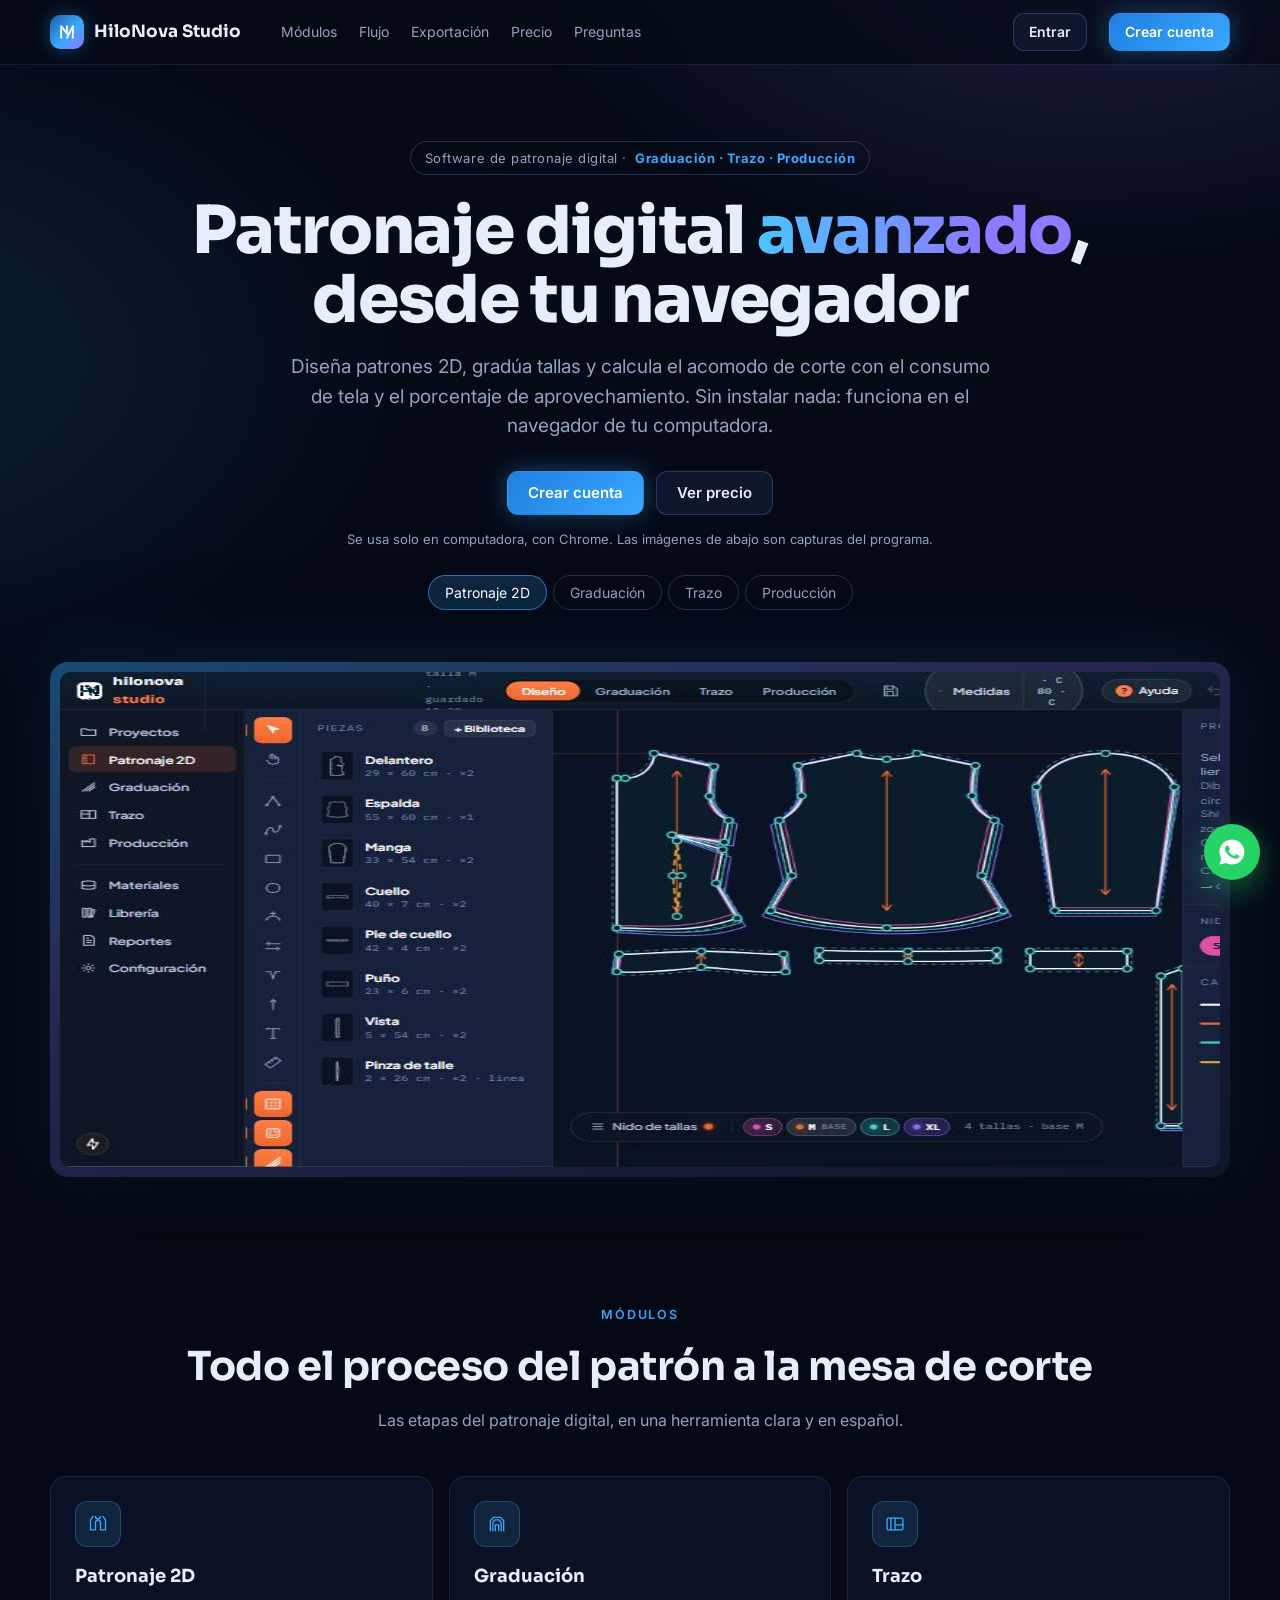
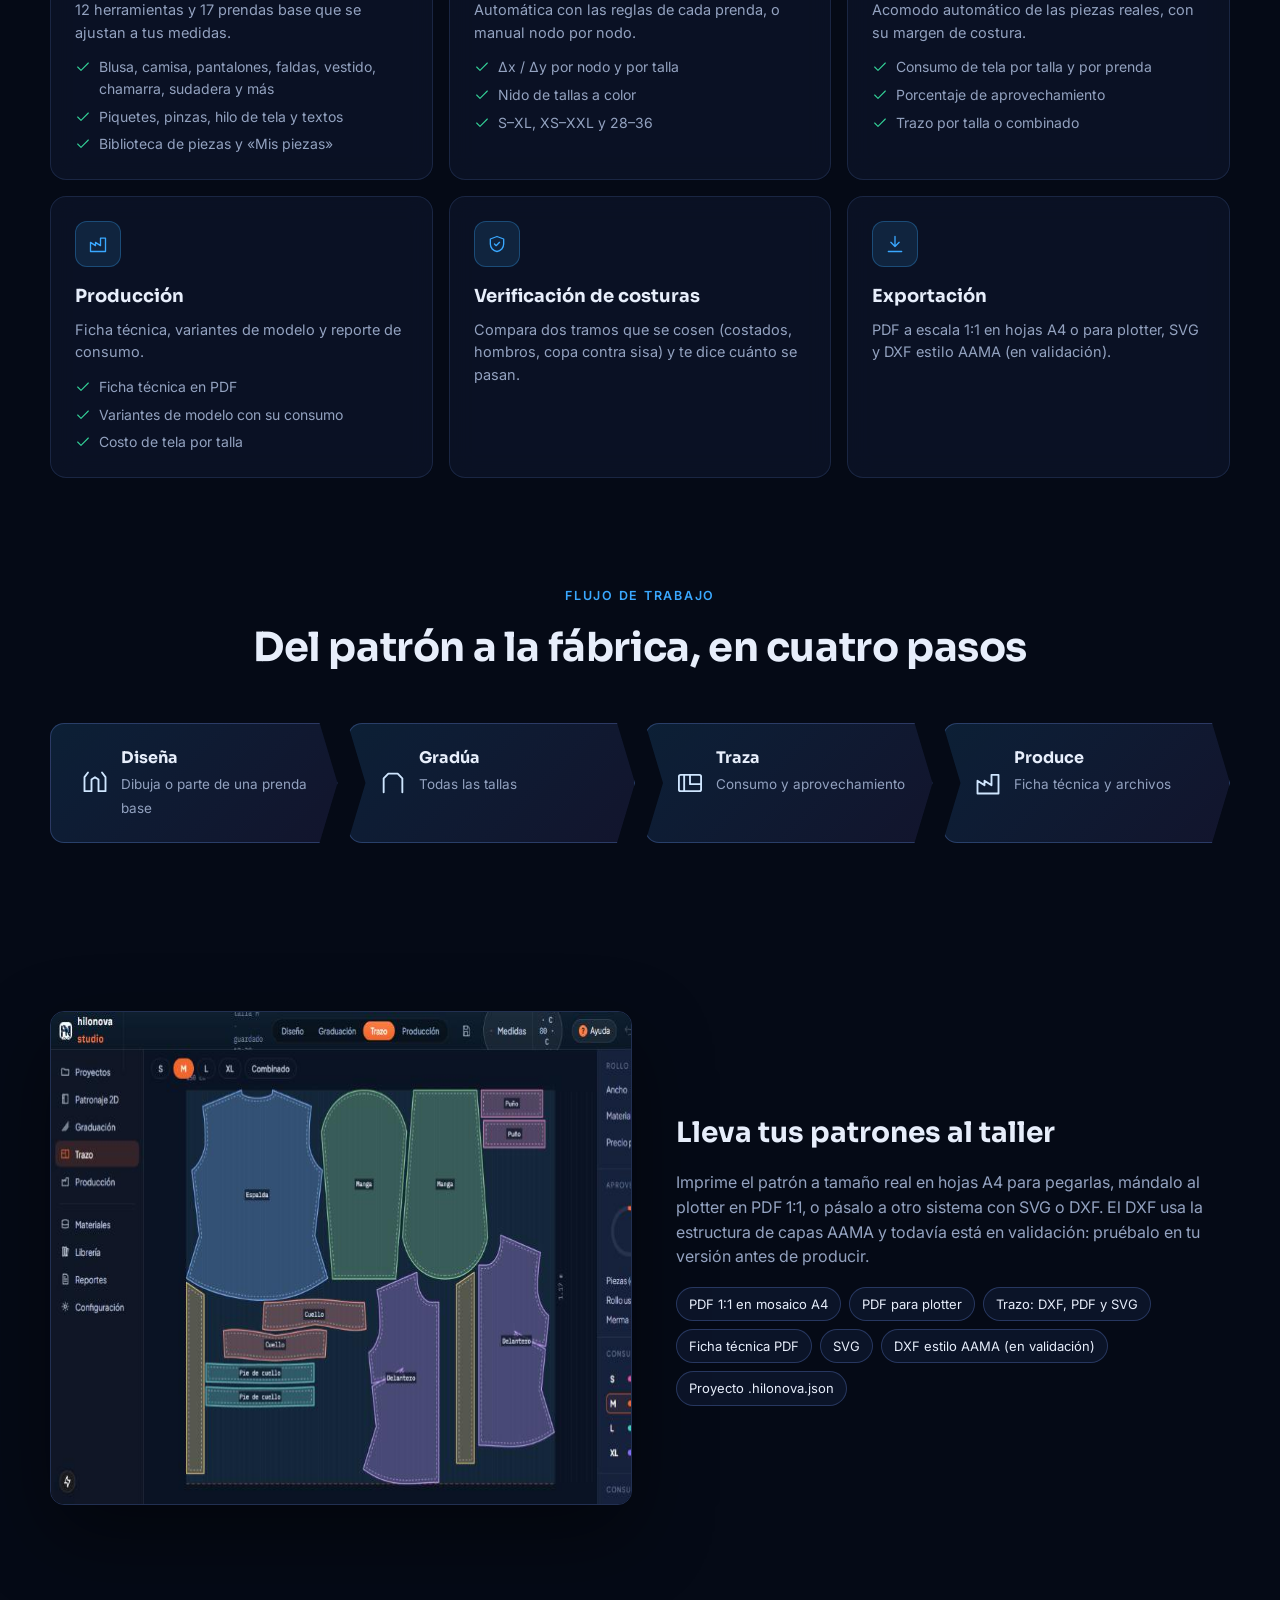
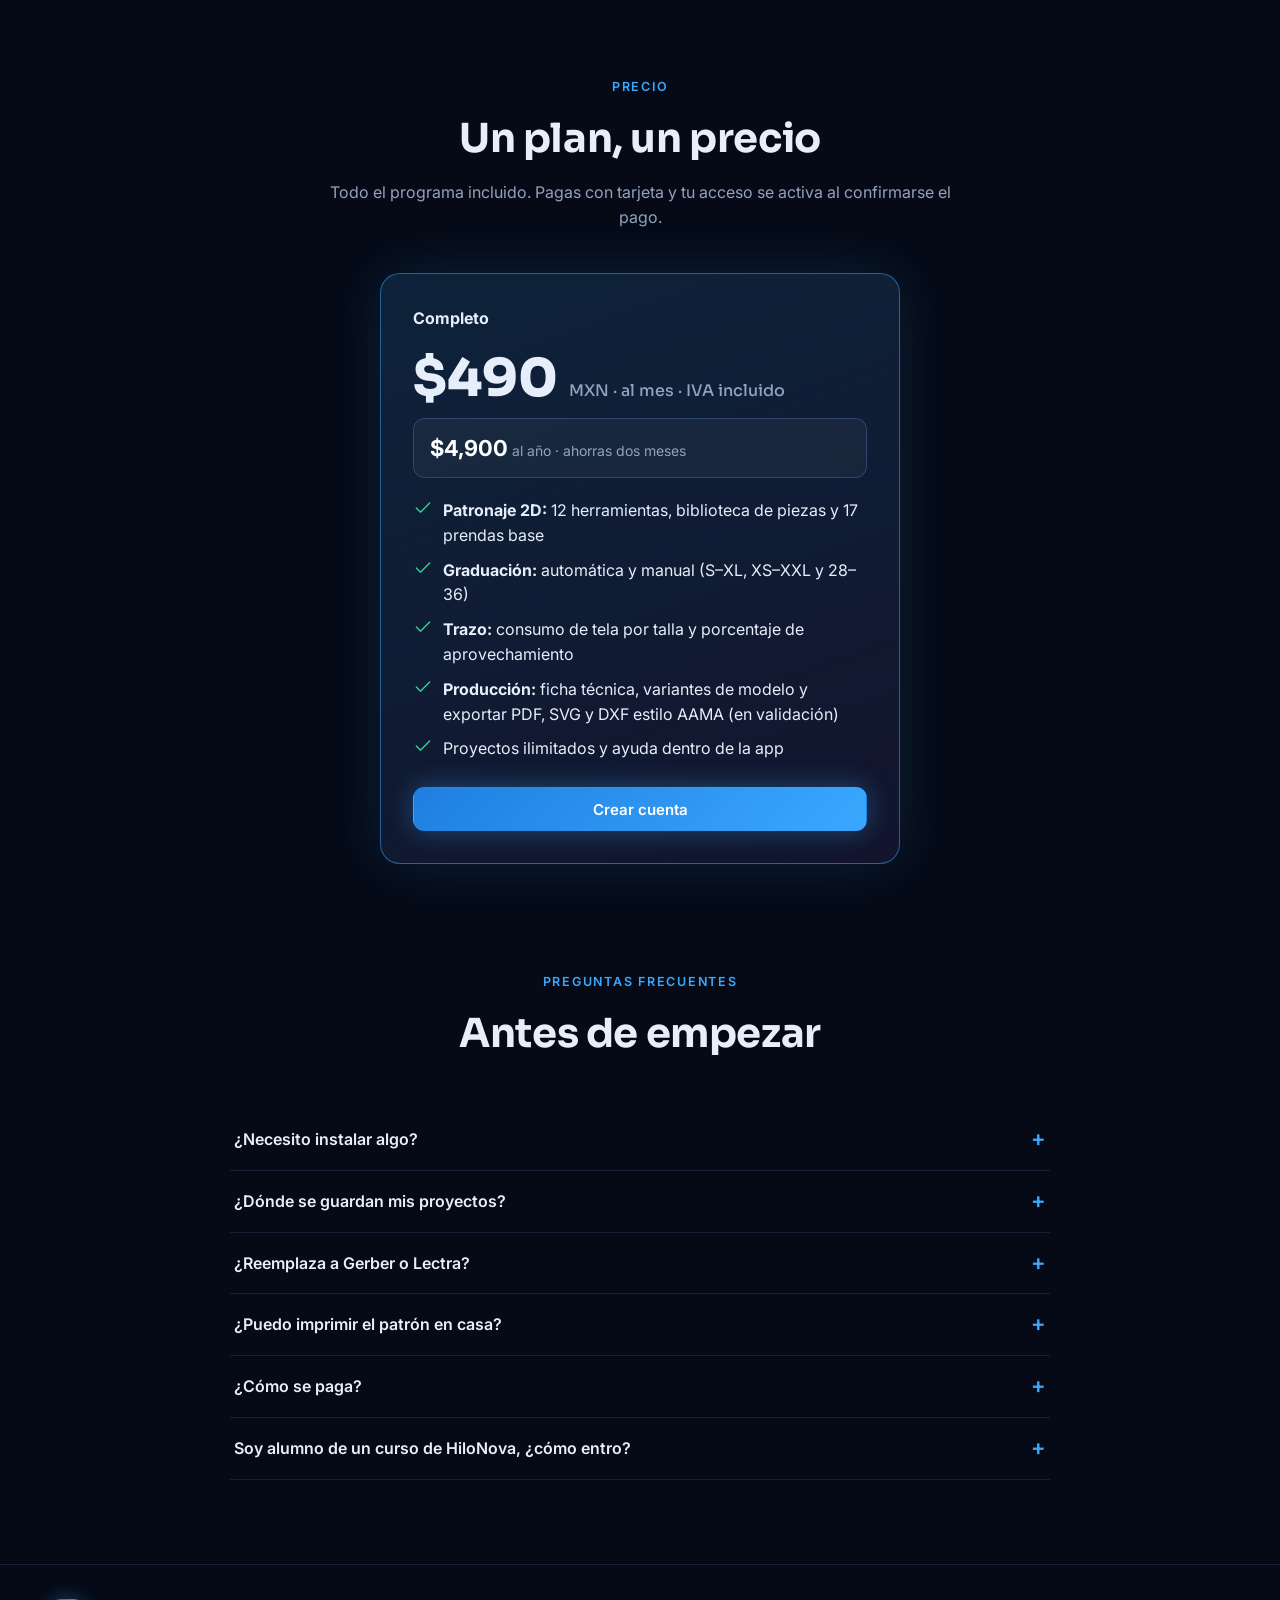
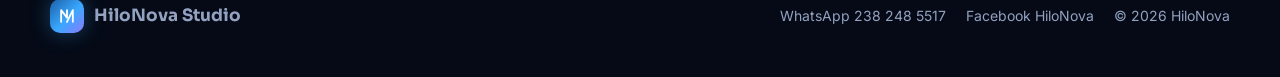
<file: index.html>
<!doctype html>
<html lang="es" data-theme="dark">
<head>
  <meta charset="utf-8">
  <meta name="viewport" content="width=device-width, initial-scale=1">
  <title>HiloNova Studio · Software de patronaje digital, graduación y trazo</title>
  <meta name="description" content="Diseña patrones 2D, gradúa tallas y calcula el acomodo de corte con consumo de tela y aprovechamiento, desde tu navegador. Ficha técnica y exportación a PDF, SVG y DXF.">
  <meta property="og:title" content="HiloNova Studio · Patronaje digital avanzado">
  <meta property="og:description" content="Patrones 2D, graduación de tallas, trazo con consumo de tela y ficha técnica. Desde tu navegador.">
  <meta property="og:image" content="assets/img/screen-trazo.jpg">
  <link rel="icon" href="data:image/svg+xml,%3Csvg xmlns=%27http://www.w3.org/2000/svg%27 viewBox=%270 0 24 24%27%3E%3Crect width=%2724%27 height=%2724%27 rx=%276%27 fill=%27%231f7fe0%27/%3E%3Cpath d=%27M7 17V7l5 7V7M12 17l5-10v10%27 stroke=%27white%27 stroke-width=%272%27 fill=%27none%27 stroke-linecap=%27round%27 stroke-linejoin=%27round%27/%3E%3C/svg%3E">
  <link rel="preconnect" href="https://fonts.googleapis.com">
  <link rel="preconnect" href="https://fonts.gstatic.com" crossorigin>
  <link href="https://fonts.googleapis.com/css2?family=Inter:wght@400;500;600;700&family=Sora:wght@500;600;700;800&display=swap" rel="stylesheet">
  <style>
    :root { --bg:#050a16; --panel:rgba(13,22,42,.72); --line:rgba(120,160,255,.14); --line2:rgba(120,160,255,.26); --text:#e7eefb; --muted:#93a2c0; --accent:#3aa8ff; --accent2:#8b7bff; --ok:#34d399; }
    * { box-sizing: border-box; }
    html { scroll-behavior: smooth; }
    body { margin:0; font-family: Inter, system-ui, sans-serif; background: var(--bg); color: var(--text); -webkit-font-smoothing: antialiased; line-height: 1.55; overflow-x: hidden; }
    body::before { content:''; position: fixed; inset: 0; z-index: -1; background: radial-gradient(1000px 600px at 85% -10%, rgba(139,123,255,.2), transparent 60%), radial-gradient(900px 600px at -10% 40%, rgba(58,168,255,.14), transparent 60%); }
    a { color: inherit; text-decoration: none; }
    svg.ic { width: 20px; height: 20px; stroke: currentColor; fill: none; stroke-width: 1.6; stroke-linecap: round; stroke-linejoin: round; flex: none; }
    .wrap { width: min(1180px, 100% - 40px); margin: 0 auto; }
    header { position: sticky; top: 0; z-index: 20; backdrop-filter: blur(14px); background: rgba(5,10,22,.72); border-bottom: 1px solid var(--line); }
    .nav { display: flex; align-items: center; gap: 22px; height: 64px; }
    .brand { display: flex; align-items: center; gap: 10px; font-family: Sora, Inter; font-weight: 700; font-size: 17px; }
    .mark { width: 34px; height: 34px; border-radius: 10px; display: grid; place-items: center; background: linear-gradient(135deg,#1b5fa8,#3aa8ff 55%,#8b7bff); box-shadow: 0 0 20px rgba(58,168,255,.35); }
    .mark svg { width: 20px; height: 20px; stroke: #fff; fill: none; stroke-width: 2.2; stroke-linecap: round; stroke-linejoin: round; }
    .links { display: flex; gap: 22px; margin-left: 18px; color: var(--muted); font-size: 14px; }
    .links a:hover { color: var(--text); }
    .sp { flex: 1; }
    .btn { display: inline-flex; align-items: center; justify-content: center; gap: 8px; height: 44px; padding: 0 20px; border-radius: 11px; font-weight: 600; font-size: 15px; border: 1px solid var(--line2); background: rgba(19,31,58,.6); cursor: pointer; transition: .2s; color: var(--text); }
    .btn:hover { border-color: var(--accent); }
    .btn.pri { background: linear-gradient(135deg,#1f7fe0,#3aa8ff); border-color: transparent; color: #fff; box-shadow: 0 0 26px rgba(58,168,255,.35); }
    .btn.pri:hover { box-shadow: 0 0 0 1px rgba(58,168,255,.6), 0 0 34px rgba(58,168,255,.45); }
    .btn.sm { height: 38px; padding: 0 15px; font-size: 14px; }
    .hero { padding: 76px 0 40px; text-align: center; }
    .eyebrow { display: inline-flex; gap: 8px; align-items: center; padding: 6px 14px; border-radius: 99px; border: 1px solid var(--line2); color: var(--muted); font-size: 13px; letter-spacing: .04em; }
    .eyebrow b { color: var(--accent); }
    h1 { font-family: Sora, Inter; font-weight: 800; font-size: clamp(36px, 5.6vw, 66px); line-height: 1.04; margin: 22px auto 18px; max-width: 960px; letter-spacing: -.02em; }
    h1 .g { background: linear-gradient(90deg,#4cc3ff,#8b7bff 70%); -webkit-background-clip: text; background-clip: text; color: transparent; }
    .lead { color: var(--muted); font-size: clamp(16px, 1.6vw, 19px); max-width: 720px; margin: 0 auto 30px; }
    .cta { display: flex; gap: 12px; justify-content: center; flex-wrap: wrap; }
    .note { margin-top: 14px; color: var(--muted); font-size: 13px; }
    .shot { margin: 52px auto 0; position: relative; border-radius: 18px; padding: 10px; background: linear-gradient(160deg, rgba(58,168,255,.4), rgba(139,123,255,.25) 40%, rgba(120,160,255,.08)); box-shadow: 0 40px 120px rgba(0,0,0,.55), 0 0 80px rgba(58,168,255,.15); }
    .shot img { display: block; width: 100%; border-radius: 11px; }
    .tabs { display: flex; gap: 6px; justify-content: center; margin-top: 26px; flex-wrap: wrap; }
    .tab { padding: 8px 16px; border-radius: 99px; border: 1px solid var(--line2); color: var(--muted); cursor: pointer; font-size: 14px; background: none; font-family: inherit; }
    .tab.on { color: #fff; background: rgba(58,168,255,.18); border-color: rgba(58,168,255,.6); }
    section { padding: 84px 0; }
    .sh { text-align: center; margin-bottom: 44px; }
    .sh small { color: var(--accent); letter-spacing: .14em; text-transform: uppercase; font-weight: 600; font-size: 12.5px; }
    .sh h2 { font-family: Sora, Inter; font-size: clamp(28px, 3.4vw, 40px); margin: 10px 0 10px; letter-spacing: -.01em; }
    .sh p { color: var(--muted); max-width: 640px; margin: 0 auto; }
    .grid { display: grid; grid-template-columns: repeat(3, minmax(0,1fr)); gap: 16px; }
    .card { padding: 24px; border-radius: 16px; background: var(--panel); border: 1px solid var(--line); backdrop-filter: blur(12px); transition: .2s; }
    .card:hover { border-color: rgba(58,168,255,.45); transform: translateY(-2px); }
    .ci { width: 46px; height: 46px; border-radius: 12px; display: grid; place-items: center; background: rgba(58,168,255,.12); color: var(--accent); margin-bottom: 16px; box-shadow: inset 0 0 0 1px rgba(58,168,255,.3); }
    .card h3 { margin: 0 0 8px; font-size: 18px; font-family: Sora, Inter; }
    .card p { margin: 0; color: var(--muted); font-size: 14.5px; }
    .card ul { margin: 12px 0 0; padding: 0; list-style: none; display: grid; gap: 6px; color: var(--muted); font-size: 14px; }
    .card li { display: flex; gap: 8px; } .card li svg { color: var(--ok); width: 16px; height: 16px; margin-top: 3px; }
    .flow { display: grid; grid-template-columns: repeat(4, minmax(0,1fr)); gap: 10px; }
    .step { position: relative; padding: 22px 24px 22px 70px; border-radius: 14px; background: linear-gradient(135deg, rgba(58,168,255,.14), rgba(139,123,255,.1)); border: 1px solid var(--line2); clip-path: polygon(0 0, calc(100% - 18px) 0, 100% 50%, calc(100% - 18px) 100%, 0 100%, 18px 50%); }
    .step:first-child { clip-path: polygon(0 0, calc(100% - 18px) 0, 100% 50%, calc(100% - 18px) 100%, 0 100%); }
    .step svg { position: absolute; left: 30px; top: 50%; transform: translateY(-50%); width: 28px; height: 28px; color: #cfe6ff; }
    .step b { display: block; font-family: Sora, Inter; } .step span { color: var(--muted); font-size: 13.5px; }
    .split { display: grid; grid-template-columns: 1.05fr 1fr; gap: 44px; align-items: center; }
    .split img { width: 100%; border-radius: 14px; border: 1px solid var(--line2); box-shadow: 0 30px 80px rgba(0,0,0,.45); }
    .split h3 { font-family: Sora, Inter; font-size: 28px; margin: 0 0 12px; }
    .split p { color: var(--muted); }
    .chips { display: flex; flex-wrap: wrap; gap: 8px; margin-top: 18px; }
    .chip { padding: 6px 12px; border-radius: 99px; border: 1px solid var(--line2); color: var(--text); font-size: 13px; background: rgba(19,31,58,.5); }
    .price { max-width: 520px; margin: 0 auto; display: grid; grid-template-columns: 1fr; gap: 16px; }
    .plan { padding: 32px; border-radius: 20px; border: 1px solid rgba(58,168,255,.5); background: linear-gradient(160deg, rgba(58,168,255,.16), rgba(139,123,255,.1)); box-shadow: 0 0 60px rgba(58,168,255,.15); }
    .plan .amt { font-family: Sora, Inter; font-size: 52px; font-weight: 800; margin: 8px 0 2px; }
    .plan .amt small { font-size: 16px; color: var(--muted); font-weight: 500; }
    .plan ul { list-style: none; padding: 0; margin: 20px 0 26px; display: grid; gap: 10px; }
    .plan li { display: flex; gap: 10px; } .plan li svg { color: var(--ok); }
    .faq details { border-bottom: 1px solid var(--line); padding: 18px 4px; }
    .faq summary { cursor: pointer; font-weight: 600; font-size: 16px; list-style: none; display: flex; justify-content: space-between; gap: 10px; }
    .faq summary::after { content: '+'; color: var(--accent); font-size: 22px; line-height: 1; }
    .faq details[open] summary::after { content: '–'; }
    .faq p { color: var(--muted); margin: 10px 0 0; }
    footer { border-top: 1px solid var(--line); padding: 34px 0 44px; color: var(--muted); font-size: 14px; }
    footer .row { display: flex; gap: 20px; align-items: center; flex-wrap: wrap; }
    .wa { position: fixed; right: 20px; bottom: 20px; width: 56px; height: 56px; border-radius: 50%; display: grid; place-items: center; background: #25d366; box-shadow: 0 10px 30px rgba(37,211,102,.4); z-index: 30; }
    .wa svg { width: 30px; height: 30px; fill: #fff; }
    @media (max-width: 900px) { .links { display: none; } .grid, .flow, .split, .price { grid-template-columns: 1fr; } .step, .step:first-child { clip-path: none; } section { padding: 60px 0; } }
  </style>
</head>
<body>
<header><div class="wrap nav">
  <a class="brand" href="#"><span class="mark"><svg viewBox="0 0 24 24"><path d="M5 19V5l7 9V5"/><path d="M12 19l7-14v14"/></svg></span>HiloNova Studio</a>
  <nav class="links"><a href="#modulos">Módulos</a><a href="#flujo">Flujo</a><a href="#exportar">Exportación</a><a href="#precio">Precio</a><a href="#faq">Preguntas</a></nav>
  <span class="sp"></span>
  <a class="btn sm" href="programa/auth/signin/">Entrar</a>
  <a class="btn sm pri" href="programa/auth/signup/">Crear cuenta</a>
</div></header>

<main>
  <div class="wrap hero">
    <span class="eyebrow">Software de patronaje digital · <b>Graduación · Trazo · Producción</b></span>
    <h1>Patronaje digital <span class="g">avanzado</span>, desde tu navegador</h1>
    <p class="lead">Diseña patrones 2D, gradúa tallas y calcula el acomodo de corte con el consumo de tela y el porcentaje de aprovechamiento. Sin instalar nada: funciona en el navegador de tu computadora.</p>
    <div class="cta"><a class="btn pri" href="programa/auth/signup/">Crear cuenta</a><a class="btn" href="#precio">Ver precio</a></div>
    <div class="note">Se usa solo en computadora, con Chrome. Las imágenes de abajo son capturas del programa.</div>
    <div class="tabs" id="tabs">
      <button class="tab on" data-img="patronaje">Patronaje 2D</button><button class="tab" data-img="graduacion">Graduación</button><button class="tab" data-img="trazo">Trazo</button><button class="tab" data-img="produccion">Producción</button>
    </div>
    <div class="shot"><img id="shot" src="assets/img/screen-patronaje.jpg" alt="Editor de patronaje 2D con el nido de tallas S, M, L y XL sobre una blusa clásica" width="800" height="495"></div>
  </div>

  <section id="modulos"><div class="wrap">
    <div class="sh"><small>Módulos</small><h2>Todo el proceso del patrón a la mesa de corte</h2><p>Las etapas del patronaje digital, en una herramienta clara y en español.</p></div>
    <div class="grid">
      <div class="card"><div class="ci"><svg class="ic" viewBox="0 0 24 24"><path d="M6 3l-3 4v12h6V9l3-2 3 2v10h6V7l-3-4"/><path d="M9 3c0 2 1.3 3 3 3s3-1 3-3"/></svg></div><h3>Patronaje 2D</h3><p>12 herramientas y 17 prendas base que se ajustan a tus medidas.</p><ul><li><svg class="ic" viewBox="0 0 24 24"><path d="M20 6L9 17l-5-5"/></svg>Blusa, camisa, pantalones, faldas, vestido, chamarra, sudadera y más</li><li><svg class="ic" viewBox="0 0 24 24"><path d="M20 6L9 17l-5-5"/></svg>Piquetes, pinzas, hilo de tela y textos</li><li><svg class="ic" viewBox="0 0 24 24"><path d="M20 6L9 17l-5-5"/></svg>Biblioteca de piezas y «Mis piezas»</li></ul></div>
      <div class="card"><div class="ci"><svg class="ic" viewBox="0 0 24 24"><path d="M4 20V8l4-4h8l4 4v12"/><path d="M7 20V10l3-3h4l3 3v10"/><path d="M10 20v-7h4v7"/></svg></div><h3>Graduación</h3><p>Automática con las reglas de cada prenda, o manual nodo por nodo.</p><ul><li><svg class="ic" viewBox="0 0 24 24"><path d="M20 6L9 17l-5-5"/></svg>Δx / Δy por nodo y por talla</li><li><svg class="ic" viewBox="0 0 24 24"><path d="M20 6L9 17l-5-5"/></svg>Nido de tallas a color</li><li><svg class="ic" viewBox="0 0 24 24"><path d="M20 6L9 17l-5-5"/></svg>S–XL, XS–XXL y 28–36</li></ul></div>
      <div class="card"><div class="ci"><svg class="ic" viewBox="0 0 24 24"><rect x="2.5" y="5" width="19" height="14" rx="1.5"/><path d="M7 5v14M12 5v8h9.5M12 13v6"/></svg></div><h3>Trazo</h3><p>Acomodo automático de las piezas reales, con su margen de costura.</p><ul><li><svg class="ic" viewBox="0 0 24 24"><path d="M20 6L9 17l-5-5"/></svg>Consumo de tela por talla y por prenda</li><li><svg class="ic" viewBox="0 0 24 24"><path d="M20 6L9 17l-5-5"/></svg>Porcentaje de aprovechamiento</li><li><svg class="ic" viewBox="0 0 24 24"><path d="M20 6L9 17l-5-5"/></svg>Trazo por talla o combinado</li></ul></div>
      <div class="card"><div class="ci"><svg class="ic" viewBox="0 0 24 24"><path d="M3 21V10l6 4V10l6 4V5h6v16z"/></svg></div><h3>Producción</h3><p>Ficha técnica, variantes de modelo y reporte de consumo.</p><ul><li><svg class="ic" viewBox="0 0 24 24"><path d="M20 6L9 17l-5-5"/></svg>Ficha técnica en PDF</li><li><svg class="ic" viewBox="0 0 24 24"><path d="M20 6L9 17l-5-5"/></svg>Variantes de modelo con su consumo</li><li><svg class="ic" viewBox="0 0 24 24"><path d="M20 6L9 17l-5-5"/></svg>Costo de tela por talla</li></ul></div>
      <div class="card"><div class="ci"><svg class="ic" viewBox="0 0 24 24"><path d="M12 3l8 3v6c0 4.5-3.4 8.3-8 9-4.6-.7-8-4.5-8-9V6z"/><path d="M9 12l2 2 4-4"/></svg></div><h3>Verificación de costuras</h3><p>Compara dos tramos que se cosen (costados, hombros, copa contra sisa) y te dice cuánto se pasan.</p></div>
      <div class="card"><div class="ci"><svg class="ic" viewBox="0 0 24 24"><path d="M12 3v12M7 10l5 5 5-5"/><path d="M4 21h16"/></svg></div><h3>Exportación</h3><p>PDF a escala 1:1 en hojas A4 o para plotter, SVG y DXF estilo AAMA (en validación).</p></div>
    </div>
  </div></section>

  <section id="flujo" style="padding-top:20px"><div class="wrap">
    <div class="sh"><small>Flujo de trabajo</small><h2>Del patrón a la fábrica, en cuatro pasos</h2></div>
    <div class="flow">
      <div class="step"><svg class="ic" viewBox="0 0 24 24"><path d="M6 3l-3 4v12h6V9l3-2 3 2v10h6V7l-3-4"/></svg><b>Diseña</b><span>Dibuja o parte de una prenda base</span></div>
      <div class="step"><svg class="ic" viewBox="0 0 24 24"><path d="M4 20V8l4-4h8l4 4v12"/></svg><b>Gradúa</b><span>Todas las tallas</span></div>
      <div class="step"><svg class="ic" viewBox="0 0 24 24"><rect x="2.5" y="5" width="19" height="14" rx="1.5"/><path d="M7 5v14M12 5v8h9.5"/></svg><b>Traza</b><span>Consumo y aprovechamiento</span></div>
      <div class="step"><svg class="ic" viewBox="0 0 24 24"><path d="M3 21V10l6 4V10l6 4V5h6v16z"/></svg><b>Produce</b><span>Ficha técnica y archivos</span></div>
    </div>
  </div></section>

  <section id="exportar"><div class="wrap split">
    <img src="assets/img/screen-trazo.jpg" alt="Trazo de una blusa con sus piezas acomodadas en la tela" loading="lazy" width="800" height="494">
    <div><h3>Lleva tus patrones al taller</h3>
      <p>Imprime el patrón a tamaño real en hojas A4 para pegarlas, mándalo al plotter en PDF 1:1, o pásalo a otro sistema con SVG o DXF. El DXF usa la estructura de capas AAMA y todavía está en validación: pruébalo en tu versión antes de producir.</p>
      <div class="chips"><span class="chip">PDF 1:1 en mosaico A4</span><span class="chip">PDF para plotter</span><span class="chip">Trazo: DXF, PDF y SVG</span><span class="chip">Ficha técnica PDF</span><span class="chip">SVG</span><span class="chip">DXF estilo AAMA (en validación)</span><span class="chip">Proyecto .hilonova.json</span></div>
    </div>
  </div></section>

  <section id="precio"><div class="wrap">
    <div class="sh"><small>Precio</small><h2>Un plan, un precio</h2><p>Todo el programa incluido. Pagas con tarjeta y tu acceso se activa al confirmarse el pago.</p></div>
    <div class="price">
      <div class="plan"><b>Completo</b><div class="amt">$490 <small>MXN · al mes · IVA incluido</small></div><div style="margin:-4px 0 16px;padding:12px 16px;border-radius:12px;border:1px solid var(--line2);background:rgba(255,255,255,.04);color:var(--muted);font-size:14px"><b style="color:#fff;font-size:22px">$4,900</b> al año · ahorras dos meses</div>
        <ul>
          <li><svg class="ic" viewBox="0 0 24 24"><path d="M20 6L9 17l-5-5"/></svg><span><b>Patronaje 2D:</b> 12 herramientas, biblioteca de piezas y 17 prendas base</span></li>
          <li><svg class="ic" viewBox="0 0 24 24"><path d="M20 6L9 17l-5-5"/></svg><span><b>Graduación:</b> automática y manual (S–XL, XS–XXL y 28–36)</span></li>
          <li><svg class="ic" viewBox="0 0 24 24"><path d="M20 6L9 17l-5-5"/></svg><span><b>Trazo:</b> consumo de tela por talla y porcentaje de aprovechamiento</span></li>
          <li><svg class="ic" viewBox="0 0 24 24"><path d="M20 6L9 17l-5-5"/></svg><span><b>Producción:</b> ficha técnica, variantes de modelo y exportar PDF, SVG y DXF estilo AAMA (en validación)</span></li>
          <li><svg class="ic" viewBox="0 0 24 24"><path d="M20 6L9 17l-5-5"/></svg><span>Proyectos ilimitados y ayuda dentro de la app</span></li>
        </ul>
        <a class="btn pri" style="width:100%" href="programa/auth/signup/">Crear cuenta</a></div>
    </div>
  </div></section>

  <section id="faq" style="padding-top:20px"><div class="wrap faq" style="max-width:820px">
    <div class="sh"><small>Preguntas frecuentes</small><h2>Antes de empezar</h2></div>
    <details><summary>¿Necesito instalar algo?</summary><p>No se instala nada. Funciona en el navegador y se usa solo en computadora (laptop o de escritorio), con Chrome. No tiene versión para celular ni tableta.</p></details>
    <details><summary>¿Dónde se guardan mis proyectos?</summary><p>Se guardan solos en tu navegador y también en tu cuenta, así que puedes abrirlos desde otra computadora. Los materiales y tus piezas guardadas viven solo en el navegador: descarga un respaldo desde Configuración.</p></details>
    <details><summary>¿Reemplaza a Gerber o Lectra?</summary><p>No. Es una herramienta de patronaje, graduación y trazo para talleres, estudiantes y marcas pequeñas. El DXF sigue la estructura de capas AAMA y todavía está en validación: revisa la importación en tu versión antes de producir.</p></details>
    <details><summary>¿Puedo imprimir el patrón en casa?</summary><p>Sí. El PDF en mosaico divide el patrón en hojas A4 con marcas para pegarlas, a escala 1:1. Verifica la escala con una regla antes de cortar.</p></details>
    <details><summary>¿Cómo se paga?</summary><p>Con tarjeta, a través de Stripe. Es una suscripción de $490 MXN al mes (IVA incluido) o de $4,900 MXN al año, y se renueva sola hasta que la canceles. Primero creas tu cuenta y después pagas; el acceso se activa en cuanto se confirma el pago. Para cancelar, escríbenos por WhatsApp al 238 248 5517: se aplica al terminar el periodo que ya pagaste.</p></details>
    <details><summary>Soy alumno de un curso de HiloNova, ¿cómo entro?</summary><p>Al terminar tu curso recibirás las indicaciones de tu acceso. Si tienes dudas, escríbenos por WhatsApp.</p></details>
  </div></section>
</main>

<footer><div class="wrap row">
  <a class="brand" href="#"><span class="mark"><svg viewBox="0 0 24 24"><path d="M5 19V5l7 9V5"/><path d="M12 19l7-14v14"/></svg></span>HiloNova Studio</a>
  <span class="sp"></span>
  <a href="https://wa.me/522382485517" target="_blank" rel="noopener">WhatsApp 238 248 5517</a>
  <a href="https://www.facebook.com/HiloNova" target="_blank" rel="noopener">Facebook HiloNova</a>
  <span>© <span id="yr"></span> HiloNova</span>
</div></footer>
<a class="wa" href="https://wa.me/522382485517" target="_blank" rel="noopener" aria-label="WhatsApp"><svg viewBox="0 0 24 24"><path d="M12 2a10 10 0 0 0-8.6 15.1L2 22l5-1.3A10 10 0 1 0 12 2zm5.3 14.1c-.2.6-1.3 1.2-1.8 1.2-.5.1-1 .1-3.3-.8-2.8-1.1-4.5-3.9-4.7-4.1-.1-.2-1.1-1.5-1.1-2.9s.7-2 1-2.3c.3-.3.6-.3.8-.3h.6c.2 0 .4 0 .6.5l.8 2c.1.2.1.4 0 .5l-.4.6-.4.4c-.1.1-.3.3-.1.6.2.3.8 1.3 1.7 2.1 1.2 1 2.1 1.4 2.4 1.5.3.1.5.1.6-.1l.9-1c.2-.3.4-.2.6-.1l1.9.9c.3.1.5.2.5.3.1.2.1.8-.1 1.4z"/></svg></a>
<script>
  document.getElementById('yr').textContent = new Date().getFullYear();
  var img = document.getElementById('shot');
  var alts = { patronaje: 'Editor de patronaje 2D con el nido de tallas sobre una blusa clásica', graduacion: 'Pantalla de graduación con la gama de tallas y la tabla de tallaje', trazo: 'Trazo con las piezas de una blusa acomodadas en la tela', produccion: 'Ficha técnica para producción de una blusa clásica' };
  document.querySelectorAll('#tabs .tab').forEach(function (t) {
    t.addEventListener('click', function () {
      document.querySelectorAll('#tabs .tab').forEach(function (x) { x.classList.toggle('on', x === t); });
      img.src = 'assets/img/screen-' + t.dataset.img + '.jpg';
      img.alt = alts[t.dataset.img];
    });
  });
</script>
</body>
</html>
</file>
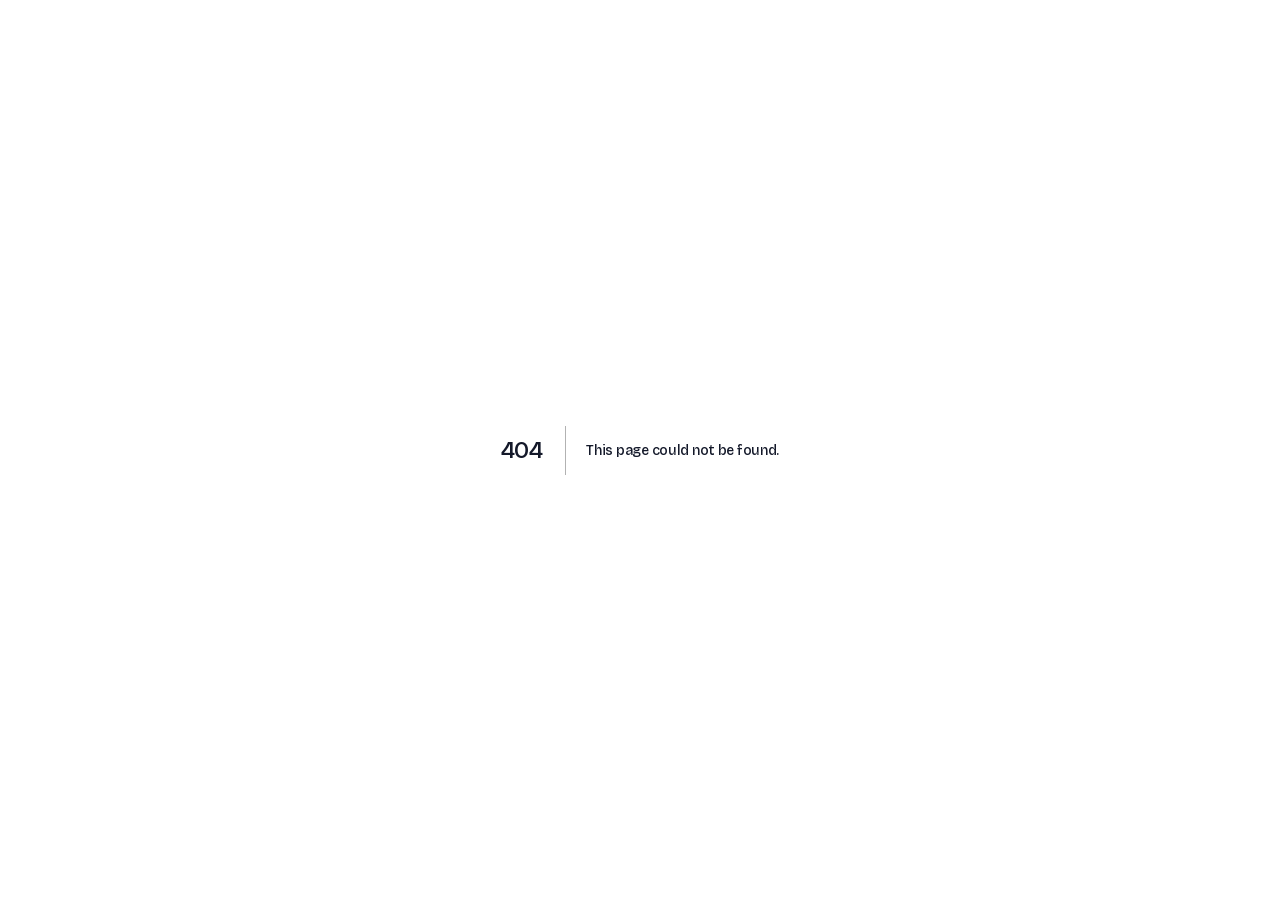
<file: programa/404/index.html>
<!DOCTYPE html><html lang="es" class="__variable_7bade2 __variable_c5100b __variable_9dc110" style="--brand-mark:url(&quot;/programa/brand/logo-oficial.webp&quot;)"><head><meta charSet="utf-8"/><meta name="viewport" content="width=device-width, initial-scale=1"/><link rel="stylesheet" href="/programa/_next/static/css/44fafb71e7d70dd0.css" data-precedence="next"/><link rel="preload" as="script" fetchPriority="low" href="/programa/_next/static/chunks/webpack-8118bfd2a745d239.js"/><script src="/programa/_next/static/chunks/bfb8ac4c-609b2fcd59be5848.js" async=""></script><script src="/programa/_next/static/chunks/445-d7a4fe6a431e81d9.js" async=""></script><script src="/programa/_next/static/chunks/main-app-8888725fbea24f58.js" async=""></script><meta name="robots" content="noindex"/><title>404: This page could not be found.</title><title>Hilonova — Patronaje digital para maquila</title><meta name="description" content="Del patrón al corte, sin fricción. Diseña, gradúa y traza tus patrones desde el navegador y exporta PDF, SVG o DXF."/><link rel="icon" href="/programa/brand/logo-mark.svg" type="image/svg+xml"/><link rel="icon" href="/programa/brand/favicon-32.png" type="image/png" sizes="32x32"/><link rel="apple-touch-icon" href="/programa/brand/apple-touch-icon.png" sizes="180x180"/><script src="/programa/_next/static/chunks/polyfills-42372ed130431b0a.js" noModule=""></script></head><body><div style="font-family:system-ui,&quot;Segoe UI&quot;,Roboto,Helvetica,Arial,sans-serif,&quot;Apple Color Emoji&quot;,&quot;Segoe UI Emoji&quot;;height:100vh;text-align:center;display:flex;flex-direction:column;align-items:center;justify-content:center"><div><style>body{color:#000;background:#fff;margin:0}.next-error-h1{border-right:1px solid rgba(0,0,0,.3)}@media (prefers-color-scheme:dark){body{color:#fff;background:#000}.next-error-h1{border-right:1px solid rgba(255,255,255,.3)}}</style><h1 class="next-error-h1" style="display:inline-block;margin:0 20px 0 0;padding:0 23px 0 0;font-size:24px;font-weight:500;vertical-align:top;line-height:49px">404</h1><div style="display:inline-block"><h2 style="font-size:14px;font-weight:400;line-height:49px;margin:0">This page could not be found.</h2></div></div></div><script src="/programa/_next/static/chunks/webpack-8118bfd2a745d239.js" async=""></script><script>(self.__next_f=self.__next_f||[]).push([0])</script><script>self.__next_f.push([1,"1:\"$Sreact.fragment\"\n2:I[11754,[],\"\"]\n3:I[82536,[],\"\"]\n4:I[12963,[],\"OutletBoundary\"]\n6:I[12963,[],\"MetadataBoundary\"]\n8:I[12963,[],\"ViewportBoundary\"]\na:I[14125,[],\"\"]\n:HL[\"/programa/_next/static/css/44fafb71e7d70dd0.css\",\"style\"]\n"])</script><script>self.__next_f.push([1,"0:{\"P\":null,\"b\":\"zqIkdbrbzevWX7OsiqzzS\",\"p\":\"/programa\",\"c\":[\"\",\"_not-found\",\"\"],\"i\":false,\"f\":[[[\"\",{\"children\":[\"/_not-found\",{\"children\":[\"__PAGE__\",{}]}]},\"$undefined\",\"$undefined\",true],[\"\",[\"$\",\"$1\",\"c\",{\"children\":[[[\"$\",\"link\",\"0\",{\"rel\":\"stylesheet\",\"href\":\"/programa/_next/static/css/44fafb71e7d70dd0.css\",\"precedence\":\"next\",\"crossOrigin\":\"$undefined\",\"nonce\":\"$undefined\"}]],[\"$\",\"html\",null,{\"lang\":\"es\",\"className\":\"__variable_7bade2 __variable_c5100b __variable_9dc110\",\"style\":{\"--brand-mark\":\"url(\\\"/programa/brand/logo-oficial.webp\\\")\"},\"children\":[\"$\",\"body\",null,{\"children\":[\"$\",\"$L2\",null,{\"parallelRouterKey\":\"children\",\"segmentPath\":[\"children\"],\"error\":\"$undefined\",\"errorStyles\":\"$undefined\",\"errorScripts\":\"$undefined\",\"template\":[\"$\",\"$L3\",null,{}],\"templateStyles\":\"$undefined\",\"templateScripts\":\"$undefined\",\"notFound\":[[],[[\"$\",\"title\",null,{\"children\":\"404: This page could not be found.\"}],[\"$\",\"div\",null,{\"style\":{\"fontFamily\":\"system-ui,\\\"Segoe UI\\\",Roboto,Helvetica,Arial,sans-serif,\\\"Apple Color Emoji\\\",\\\"Segoe UI Emoji\\\"\",\"height\":\"100vh\",\"textAlign\":\"center\",\"display\":\"flex\",\"flexDirection\":\"column\",\"alignItems\":\"center\",\"justifyContent\":\"center\"},\"children\":[\"$\",\"div\",null,{\"children\":[[\"$\",\"style\",null,{\"dangerouslySetInnerHTML\":{\"__html\":\"body{color:#000;background:#fff;margin:0}.next-error-h1{border-right:1px solid rgba(0,0,0,.3)}@media (prefers-color-scheme:dark){body{color:#fff;background:#000}.next-error-h1{border-right:1px solid rgba(255,255,255,.3)}}\"}}],[\"$\",\"h1\",null,{\"className\":\"next-error-h1\",\"style\":{\"display\":\"inline-block\",\"margin\":\"0 20px 0 0\",\"padding\":\"0 23px 0 0\",\"fontSize\":24,\"fontWeight\":500,\"verticalAlign\":\"top\",\"lineHeight\":\"49px\"},\"children\":404}],[\"$\",\"div\",null,{\"style\":{\"display\":\"inline-block\"},\"children\":[\"$\",\"h2\",null,{\"style\":{\"fontSize\":14,\"fontWeight\":400,\"lineHeight\":\"49px\",\"margin\":0},\"children\":\"This page could not be found.\"}]}]]}]}]]],\"forbidden\":\"$undefined\",\"unauthorized\":\"$undefined\"}]}]}]]}],{\"children\":[\"/_not-found\",[\"$\",\"$1\",\"c\",{\"children\":[null,[\"$\",\"$L2\",null,{\"parallelRouterKey\":\"children\",\"segmentPath\":[\"children\",\"/_not-found\",\"children\"],\"error\":\"$undefined\",\"errorStyles\":\"$undefined\",\"errorScripts\":\"$undefined\",\"template\":[\"$\",\"$L3\",null,{}],\"templateStyles\":\"$undefined\",\"templateScripts\":\"$undefined\",\"notFound\":\"$undefined\",\"forbidden\":\"$undefined\",\"unauthorized\":\"$undefined\"}]]}],{\"children\":[\"__PAGE__\",[\"$\",\"$1\",\"c\",{\"children\":[[[\"$\",\"title\",null,{\"children\":\"404: This page could not be found.\"}],[\"$\",\"div\",null,{\"style\":\"$0:f:0:1:1:props:children:1:props:children:props:children:props:notFound:1:1:props:style\",\"children\":[\"$\",\"div\",null,{\"children\":[[\"$\",\"style\",null,{\"dangerouslySetInnerHTML\":{\"__html\":\"body{color:#000;background:#fff;margin:0}.next-error-h1{border-right:1px solid rgba(0,0,0,.3)}@media (prefers-color-scheme:dark){body{color:#fff;background:#000}.next-error-h1{border-right:1px solid rgba(255,255,255,.3)}}\"}}],[\"$\",\"h1\",null,{\"className\":\"next-error-h1\",\"style\":\"$0:f:0:1:1:props:children:1:props:children:props:children:props:notFound:1:1:props:children:props:children:1:props:style\",\"children\":404}],[\"$\",\"div\",null,{\"style\":\"$0:f:0:1:1:props:children:1:props:children:props:children:props:notFound:1:1:props:children:props:children:2:props:style\",\"children\":[\"$\",\"h2\",null,{\"style\":\"$0:f:0:1:1:props:children:1:props:children:props:children:props:notFound:1:1:props:children:props:children:2:props:children:props:style\",\"children\":\"This page could not be found.\"}]}]]}]}]],null,[\"$\",\"$L4\",null,{\"children\":\"$L5\"}]]}],{},null,false]},null,false]},null,false],[\"$\",\"$1\",\"h\",{\"children\":[[\"$\",\"meta\",null,{\"name\":\"robots\",\"content\":\"noindex\"}],[\"$\",\"$1\",\"9y3OaDDHTfUp6fGuUoLKJ\",{\"children\":[[\"$\",\"$L6\",null,{\"children\":\"$L7\"}],[\"$\",\"$L8\",null,{\"children\":\"$L9\"}],null]}]]}],false]],\"m\":\"$undefined\",\"G\":[\"$a\",\"$undefined\"],\"s\":false,\"S\":true}\n"])</script><script>self.__next_f.push([1,"9:[[\"$\",\"meta\",\"0\",{\"name\":\"viewport\",\"content\":\"width=device-width, initial-scale=1\"}]]\n7:[[\"$\",\"meta\",\"0\",{\"charSet\":\"utf-8\"}],[\"$\",\"title\",\"1\",{\"children\":\"Hilonova — Patronaje digital para maquila\"}],[\"$\",\"meta\",\"2\",{\"name\":\"description\",\"content\":\"Del patrón al corte, sin fricción. Diseña, gradúa y traza tus patrones desde el navegador y exporta PDF, SVG o DXF.\"}],[\"$\",\"link\",\"3\",{\"rel\":\"icon\",\"href\":\"/programa/brand/logo-mark.svg\",\"type\":\"image/svg+xml\"}],[\"$\",\"link\",\"4\",{\"rel\":\"icon\",\"href\":\"/programa/brand/favicon-32.png\",\"type\":\"image/png\",\"sizes\":\"32x32\"}],[\"$\",\"link\",\"5\",{\"rel\":\"apple-touch-icon\",\"href\":\"/programa/brand/apple-touch-icon.png\",\"sizes\":\"180x180\"}]]\n"])</script><script>self.__next_f.push([1,"5:null\n"])</script></body></html>
</file>
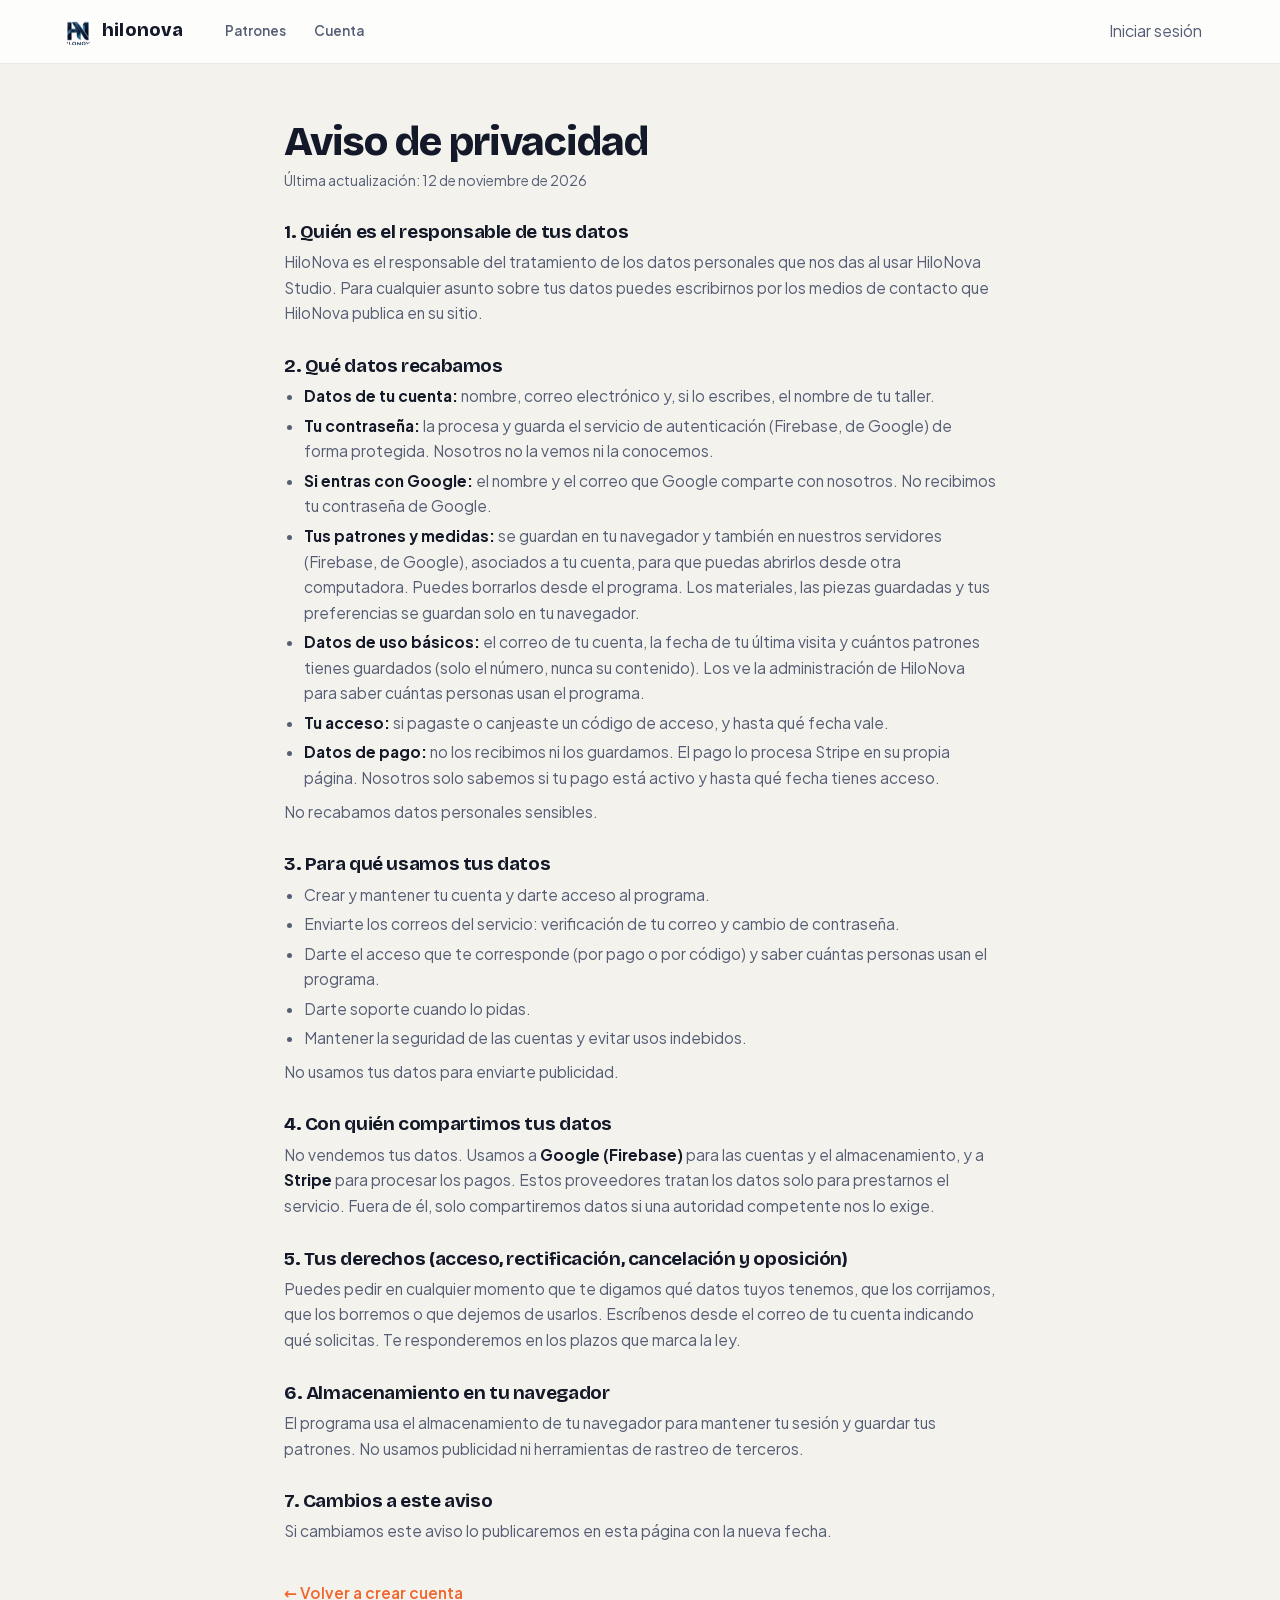
<file: programa/privacidad/index.html>
<!DOCTYPE html><html lang="es" class="__variable_7bade2 __variable_c5100b __variable_9dc110" style="--brand-mark:url(&quot;/programa/brand/logo-oficial.webp&quot;)"><head><meta charSet="utf-8"/><meta name="viewport" content="width=device-width, initial-scale=1"/><link rel="stylesheet" href="/programa/_next/static/css/44fafb71e7d70dd0.css" data-precedence="next"/><link rel="stylesheet" href="/programa/_next/static/css/e973c5d12cdb1729.css" data-precedence="next"/><link rel="preload" as="script" fetchPriority="low" href="/programa/_next/static/chunks/webpack-8118bfd2a745d239.js"/><script src="/programa/_next/static/chunks/bfb8ac4c-609b2fcd59be5848.js" async=""></script><script src="/programa/_next/static/chunks/445-d7a4fe6a431e81d9.js" async=""></script><script src="/programa/_next/static/chunks/main-app-8888725fbea24f58.js" async=""></script><script src="/programa/_next/static/chunks/399-4e220ea8e6fac757.js" async=""></script><script src="/programa/_next/static/chunks/135-92ba016f5c397eb9.js" async=""></script><script src="/programa/_next/static/chunks/app/privacidad/page-4bf6332a76e89f3b.js" async=""></script><title>Aviso de privacidad — Hilonova</title><meta name="description" content="Del patrón al corte, sin fricción. Diseña, gradúa y traza tus patrones desde el navegador y exporta PDF, SVG o DXF."/><link rel="icon" href="/programa/brand/logo-mark.svg" type="image/svg+xml"/><link rel="icon" href="/programa/brand/favicon-32.png" type="image/png" sizes="32x32"/><link rel="apple-touch-icon" href="/programa/brand/apple-touch-icon.png" sizes="180x180"/><script src="/programa/_next/static/chunks/polyfills-42372ed130431b0a.js" noModule=""></script></head><body><div class="app-wrap"><header class="saas-nav"><div class="saas-nav-in"><a class="saas-brand" href="/programa/app/"><span class="mk" aria-hidden="true"></span>hilonova</a><nav class="saas-nav-links"><a class="" href="/programa/app/">Patrones</a><a class="" href="/programa/account/">Cuenta</a></nav><div class="saas-nav-spacer"></div><a class="saas-nav-links" style="padding:7px 14px" href="/programa/auth/signin/">Iniciar sesión</a></div></header><main class="legal"><h1>Aviso de privacidad</h1><p class="legal-date">Última actualización: 12 de noviembre de 2026</p><h2>1. Quién es el responsable de tus datos</h2><p>HiloNova es el responsable del tratamiento de los datos personales que nos das al usar HiloNova Studio. Para cualquier asunto sobre tus datos puedes escribirnos por los medios de contacto que HiloNova publica en su sitio.</p><h2>2. Qué datos recabamos</h2><ul><li><b>Datos de tu cuenta:</b> nombre, correo electrónico y, si lo escribes, el nombre de tu taller.</li><li><b>Tu contraseña:</b> la procesa y guarda el servicio de autenticación (Firebase, de Google) de forma protegida. Nosotros no la vemos ni la conocemos.</li><li><b>Si entras con Google:</b> el nombre y el correo que Google comparte con nosotros. No recibimos tu contraseña de Google.</li><li><b>Tus patrones y medidas:</b> se guardan en tu navegador y también en nuestros servidores (Firebase, de Google), asociados a tu cuenta, para que puedas abrirlos desde otra computadora. Puedes borrarlos desde el programa. Los materiales, las piezas guardadas y tus preferencias se guardan solo en tu navegador.</li><li><b>Datos de uso básicos:</b> el correo de tu cuenta, la fecha de tu última visita y cuántos patrones tienes guardados (solo el número, nunca su contenido). Los ve la administración de HiloNova para saber cuántas personas usan el programa.</li><li><b>Tu acceso:</b> si pagaste o canjeaste un código de acceso, y hasta qué fecha vale.</li><li><b>Datos de pago:</b> no los recibimos ni los guardamos. El pago lo procesa Stripe en su propia página. Nosotros solo sabemos si tu pago está activo y hasta qué fecha tienes acceso.</li></ul><p>No recabamos datos personales sensibles.</p><h2>3. Para qué usamos tus datos</h2><ul><li>Crear y mantener tu cuenta y darte acceso al programa.</li><li>Enviarte los correos del servicio: verificación de tu correo y cambio de contraseña.</li><li>Darte el acceso que te corresponde (por pago o por código) y saber cuántas personas usan el programa.</li><li>Darte soporte cuando lo pidas.</li><li>Mantener la seguridad de las cuentas y evitar usos indebidos.</li></ul><p>No usamos tus datos para enviarte publicidad.</p><h2>4. Con quién compartimos tus datos</h2><p>No vendemos tus datos. Usamos a <b>Google (Firebase)</b> para las cuentas y el almacenamiento, y a <b>Stripe</b> para procesar los pagos. Estos proveedores tratan los datos solo para prestarnos el servicio. Fuera de él, solo compartiremos datos si una autoridad competente nos lo exige.</p><h2>5. Tus derechos (acceso, rectificación, cancelación y oposición)</h2><p>Puedes pedir en cualquier momento que te digamos qué datos tuyos tenemos, que los corrijamos, que los borremos o que dejemos de usarlos. Escríbenos desde el correo de tu cuenta indicando qué solicitas. Te responderemos en los plazos que marca la ley.</p><h2>6. Almacenamiento en tu navegador</h2><p>El programa usa el almacenamiento de tu navegador para mantener tu sesión y guardar tus patrones. No usamos publicidad ni herramientas de rastreo de terceros.</p><h2>7. Cambios a este aviso</h2><p>Si cambiamos este aviso lo publicaremos en esta página con la nueva fecha.</p><p class="legal-back"><a href="/programa/auth/signup/">← Volver a crear cuenta</a></p></main></div><script src="/programa/_next/static/chunks/webpack-8118bfd2a745d239.js" async=""></script><script>(self.__next_f=self.__next_f||[]).push([0])</script><script>self.__next_f.push([1,"1:\"$Sreact.fragment\"\n2:I[11754,[],\"\"]\n3:I[82536,[],\"\"]\n4:I[63019,[\"399\",\"static/chunks/399-4e220ea8e6fac757.js\",\"135\",\"static/chunks/135-92ba016f5c397eb9.js\",\"762\",\"static/chunks/app/privacidad/page-4bf6332a76e89f3b.js\"],\"default\"]\n5:I[12963,[],\"OutletBoundary\"]\n7:I[12963,[],\"MetadataBoundary\"]\n9:I[12963,[],\"ViewportBoundary\"]\nb:I[14125,[],\"\"]\n:HL[\"/programa/_next/static/css/44fafb71e7d70dd0.css\",\"style\"]\n:HL[\"/programa/_next/static/css/e973c5d12cdb1729.css\",\"style\"]\n"])</script><script>self.__next_f.push([1,"0:{\"P\":null,\"b\":\"zqIkdbrbzevWX7OsiqzzS\",\"p\":\"/programa\",\"c\":[\"\",\"privacidad\",\"\"],\"i\":false,\"f\":[[[\"\",{\"children\":[\"privacidad\",{\"children\":[\"__PAGE__\",{}]}]},\"$undefined\",\"$undefined\",true],[\"\",[\"$\",\"$1\",\"c\",{\"children\":[[[\"$\",\"link\",\"0\",{\"rel\":\"stylesheet\",\"href\":\"/programa/_next/static/css/44fafb71e7d70dd0.css\",\"precedence\":\"next\",\"crossOrigin\":\"$undefined\",\"nonce\":\"$undefined\"}]],[\"$\",\"html\",null,{\"lang\":\"es\",\"className\":\"__variable_7bade2 __variable_c5100b __variable_9dc110\",\"style\":{\"--brand-mark\":\"url(\\\"/programa/brand/logo-oficial.webp\\\")\"},\"children\":[\"$\",\"body\",null,{\"children\":[\"$\",\"$L2\",null,{\"parallelRouterKey\":\"children\",\"segmentPath\":[\"children\"],\"error\":\"$undefined\",\"errorStyles\":\"$undefined\",\"errorScripts\":\"$undefined\",\"template\":[\"$\",\"$L3\",null,{}],\"templateStyles\":\"$undefined\",\"templateScripts\":\"$undefined\",\"notFound\":[[],[[\"$\",\"title\",null,{\"children\":\"404: This page could not be found.\"}],[\"$\",\"div\",null,{\"style\":{\"fontFamily\":\"system-ui,\\\"Segoe UI\\\",Roboto,Helvetica,Arial,sans-serif,\\\"Apple Color Emoji\\\",\\\"Segoe UI Emoji\\\"\",\"height\":\"100vh\",\"textAlign\":\"center\",\"display\":\"flex\",\"flexDirection\":\"column\",\"alignItems\":\"center\",\"justifyContent\":\"center\"},\"children\":[\"$\",\"div\",null,{\"children\":[[\"$\",\"style\",null,{\"dangerouslySetInnerHTML\":{\"__html\":\"body{color:#000;background:#fff;margin:0}.next-error-h1{border-right:1px solid rgba(0,0,0,.3)}@media (prefers-color-scheme:dark){body{color:#fff;background:#000}.next-error-h1{border-right:1px solid rgba(255,255,255,.3)}}\"}}],[\"$\",\"h1\",null,{\"className\":\"next-error-h1\",\"style\":{\"display\":\"inline-block\",\"margin\":\"0 20px 0 0\",\"padding\":\"0 23px 0 0\",\"fontSize\":24,\"fontWeight\":500,\"verticalAlign\":\"top\",\"lineHeight\":\"49px\"},\"children\":404}],[\"$\",\"div\",null,{\"style\":{\"display\":\"inline-block\"},\"children\":[\"$\",\"h2\",null,{\"style\":{\"fontSize\":14,\"fontWeight\":400,\"lineHeight\":\"49px\",\"margin\":0},\"children\":\"This page could not be found.\"}]}]]}]}]]],\"forbidden\":\"$undefined\",\"unauthorized\":\"$undefined\"}]}]}]]}],{\"children\":[\"privacidad\",[\"$\",\"$1\",\"c\",{\"children\":[null,[\"$\",\"$L2\",null,{\"parallelRouterKey\":\"children\",\"segmentPath\":[\"children\",\"privacidad\",\"children\"],\"error\":\"$undefined\",\"errorStyles\":\"$undefined\",\"errorScripts\":\"$undefined\",\"template\":[\"$\",\"$L3\",null,{}],\"templateStyles\":\"$undefined\",\"templateScripts\":\"$undefined\",\"notFound\":\"$undefined\",\"forbidden\":\"$undefined\",\"unauthorized\":\"$undefined\"}]]}],{\"children\":[\"__PAGE__\",[\"$\",\"$1\",\"c\",{\"children\":[[\"$\",\"$L4\",null,{}],[[\"$\",\"link\",\"0\",{\"rel\":\"stylesheet\",\"href\":\"/programa/_next/static/css/e973c5d12cdb1729.css\",\"precedence\":\"next\",\"crossOrigin\":\"$undefined\",\"nonce\":\"$undefined\"}]],[\"$\",\"$L5\",null,{\"children\":\"$L6\"}]]}],{},null,false]},null,false]},null,false],[\"$\",\"$1\",\"h\",{\"children\":[null,[\"$\",\"$1\",\"gbi2eEIZW9GABnyW5LBMI\",{\"children\":[[\"$\",\"$L7\",null,{\"children\":\"$L8\"}],[\"$\",\"$L9\",null,{\"children\":\"$La\"}],null]}]]}],false]],\"m\":\"$undefined\",\"G\":[\"$b\",\"$undefined\"],\"s\":false,\"S\":true}\n"])</script><script>self.__next_f.push([1,"a:[[\"$\",\"meta\",\"0\",{\"name\":\"viewport\",\"content\":\"width=device-width, initial-scale=1\"}]]\n8:[[\"$\",\"meta\",\"0\",{\"charSet\":\"utf-8\"}],[\"$\",\"title\",\"1\",{\"children\":\"Aviso de privacidad — Hilonova\"}],[\"$\",\"meta\",\"2\",{\"name\":\"description\",\"content\":\"Del patrón al corte, sin fricción. Diseña, gradúa y traza tus patrones desde el navegador y exporta PDF, SVG o DXF.\"}],[\"$\",\"link\",\"3\",{\"rel\":\"icon\",\"href\":\"/programa/brand/logo-mark.svg\",\"type\":\"image/svg+xml\"}],[\"$\",\"link\",\"4\",{\"rel\":\"icon\",\"href\":\"/programa/brand/favicon-32.png\",\"type\":\"image/png\",\"sizes\":\"32x32\"}],[\"$\",\"link\",\"5\",{\"rel\":\"apple-touch-icon\",\"href\":\"/programa/brand/apple-touch-icon.png\",\"sizes\":\"180x180\"}]]\n"])</script><script>self.__next_f.push([1,"6:null\n"])</script></body></html>
</file>
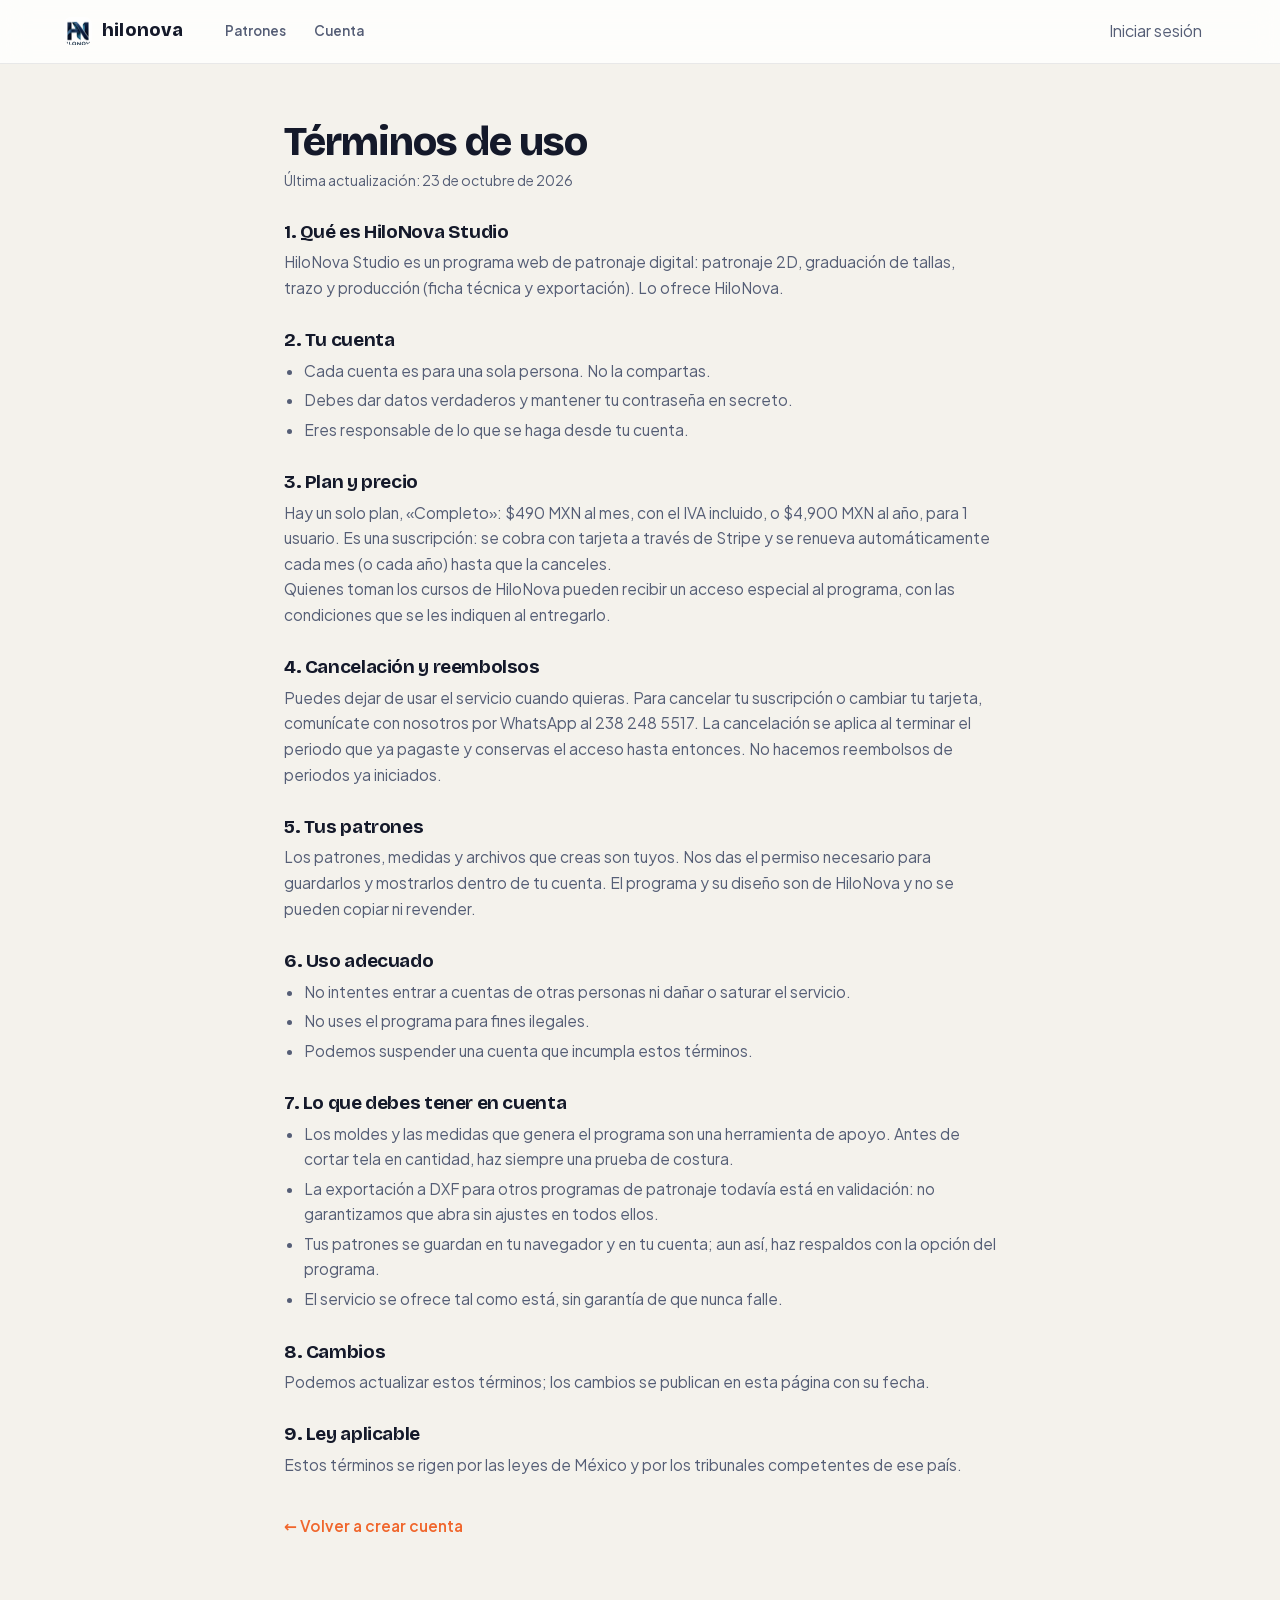
<file: programa/terminos/index.html>
<!DOCTYPE html><html lang="es" class="__variable_7bade2 __variable_c5100b __variable_9dc110" style="--brand-mark:url(&quot;/programa/brand/logo-oficial.webp&quot;)"><head><meta charSet="utf-8"/><meta name="viewport" content="width=device-width, initial-scale=1"/><link rel="stylesheet" href="/programa/_next/static/css/44fafb71e7d70dd0.css" data-precedence="next"/><link rel="stylesheet" href="/programa/_next/static/css/e973c5d12cdb1729.css" data-precedence="next"/><link rel="preload" as="script" fetchPriority="low" href="/programa/_next/static/chunks/webpack-8118bfd2a745d239.js"/><script src="/programa/_next/static/chunks/bfb8ac4c-609b2fcd59be5848.js" async=""></script><script src="/programa/_next/static/chunks/445-d7a4fe6a431e81d9.js" async=""></script><script src="/programa/_next/static/chunks/main-app-8888725fbea24f58.js" async=""></script><script src="/programa/_next/static/chunks/399-4e220ea8e6fac757.js" async=""></script><script src="/programa/_next/static/chunks/135-92ba016f5c397eb9.js" async=""></script><script src="/programa/_next/static/chunks/app/terminos/page-02e197d8db4462ed.js" async=""></script><title>Términos de uso — Hilonova</title><meta name="description" content="Del patrón al corte, sin fricción. Diseña, gradúa y traza tus patrones desde el navegador y exporta PDF, SVG o DXF."/><link rel="icon" href="/programa/brand/logo-mark.svg" type="image/svg+xml"/><link rel="icon" href="/programa/brand/favicon-32.png" type="image/png" sizes="32x32"/><link rel="apple-touch-icon" href="/programa/brand/apple-touch-icon.png" sizes="180x180"/><script src="/programa/_next/static/chunks/polyfills-42372ed130431b0a.js" noModule=""></script></head><body><div class="app-wrap"><header class="saas-nav"><div class="saas-nav-in"><a class="saas-brand" href="/programa/app/"><span class="mk" aria-hidden="true"></span>hilonova</a><nav class="saas-nav-links"><a class="" href="/programa/app/">Patrones</a><a class="" href="/programa/account/">Cuenta</a></nav><div class="saas-nav-spacer"></div><a class="saas-nav-links" style="padding:7px 14px" href="/programa/auth/signin/">Iniciar sesión</a></div></header><main class="legal"><h1>Términos de uso</h1><p class="legal-date">Última actualización: 23 de octubre de 2026</p><h2>1. Qué es HiloNova Studio</h2><p>HiloNova Studio es un programa web de patronaje digital: patronaje 2D, graduación de tallas, trazo y producción (ficha técnica y exportación). Lo ofrece HiloNova.</p><h2>2. Tu cuenta</h2><ul><li>Cada cuenta es para una sola persona. No la compartas.</li><li>Debes dar datos verdaderos y mantener tu contraseña en secreto.</li><li>Eres responsable de lo que se haga desde tu cuenta.</li></ul><h2>3. Plan y precio</h2><p>Hay un solo plan, «<!-- -->Completo<!-- -->»: $<!-- -->490<!-- --> MXN al mes, con el IVA incluido, o $<!-- -->4,900<!-- --> MXN al año, para <!-- -->1<!-- --> usuario. Es una suscripción: se cobra con tarjeta a través de Stripe y se renueva automáticamente cada mes (o cada año) hasta que la canceles.</p><p>Quienes toman los cursos de HiloNova pueden recibir un acceso especial al programa, con las condiciones que se les indiquen al entregarlo.</p><h2>4. Cancelación y reembolsos</h2><p>Puedes dejar de usar el servicio cuando quieras. Para cancelar tu suscripción o cambiar tu tarjeta, comunícate con nosotros por WhatsApp al 238 248 5517. La cancelación se aplica al terminar el periodo que ya pagaste y conservas el acceso hasta entonces. No hacemos reembolsos de periodos ya iniciados.</p><h2>5. Tus patrones</h2><p>Los patrones, medidas y archivos que creas son tuyos. Nos das el permiso necesario para guardarlos y mostrarlos dentro de tu cuenta. El programa y su diseño son de HiloNova y no se pueden copiar ni revender.</p><h2>6. Uso adecuado</h2><ul><li>No intentes entrar a cuentas de otras personas ni dañar o saturar el servicio.</li><li>No uses el programa para fines ilegales.</li><li>Podemos suspender una cuenta que incumpla estos términos.</li></ul><h2>7. Lo que debes tener en cuenta</h2><ul><li>Los moldes y las medidas que genera el programa son una herramienta de apoyo. Antes de cortar tela en cantidad, haz siempre una prueba de costura.</li><li>La exportación a DXF para otros programas de patronaje todavía está en validación: no garantizamos que abra sin ajustes en todos ellos.</li><li>Tus patrones se guardan en tu navegador y en tu cuenta; aun así, haz respaldos con la opción del programa.</li><li>El servicio se ofrece tal como está, sin garantía de que nunca falle.</li></ul><h2>8. Cambios</h2><p>Podemos actualizar estos términos; los cambios se publican en esta página con su fecha.</p><h2>9. Ley aplicable</h2><p>Estos términos se rigen por las leyes de México y por los tribunales competentes de ese país.</p><p class="legal-back"><a href="/programa/auth/signup/">← Volver a crear cuenta</a></p></main></div><script src="/programa/_next/static/chunks/webpack-8118bfd2a745d239.js" async=""></script><script>(self.__next_f=self.__next_f||[]).push([0])</script><script>self.__next_f.push([1,"1:\"$Sreact.fragment\"\n2:I[11754,[],\"\"]\n3:I[82536,[],\"\"]\n4:I[2297,[\"399\",\"static/chunks/399-4e220ea8e6fac757.js\",\"135\",\"static/chunks/135-92ba016f5c397eb9.js\",\"900\",\"static/chunks/app/terminos/page-02e197d8db4462ed.js\"],\"default\"]\n5:I[12963,[],\"OutletBoundary\"]\n7:I[12963,[],\"MetadataBoundary\"]\n9:I[12963,[],\"ViewportBoundary\"]\nb:I[14125,[],\"\"]\n:HL[\"/programa/_next/static/css/44fafb71e7d70dd0.css\",\"style\"]\n:HL[\"/programa/_next/static/css/e973c5d12cdb1729.css\",\"style\"]\n"])</script><script>self.__next_f.push([1,"0:{\"P\":null,\"b\":\"zqIkdbrbzevWX7OsiqzzS\",\"p\":\"/programa\",\"c\":[\"\",\"terminos\",\"\"],\"i\":false,\"f\":[[[\"\",{\"children\":[\"terminos\",{\"children\":[\"__PAGE__\",{}]}]},\"$undefined\",\"$undefined\",true],[\"\",[\"$\",\"$1\",\"c\",{\"children\":[[[\"$\",\"link\",\"0\",{\"rel\":\"stylesheet\",\"href\":\"/programa/_next/static/css/44fafb71e7d70dd0.css\",\"precedence\":\"next\",\"crossOrigin\":\"$undefined\",\"nonce\":\"$undefined\"}]],[\"$\",\"html\",null,{\"lang\":\"es\",\"className\":\"__variable_7bade2 __variable_c5100b __variable_9dc110\",\"style\":{\"--brand-mark\":\"url(\\\"/programa/brand/logo-oficial.webp\\\")\"},\"children\":[\"$\",\"body\",null,{\"children\":[\"$\",\"$L2\",null,{\"parallelRouterKey\":\"children\",\"segmentPath\":[\"children\"],\"error\":\"$undefined\",\"errorStyles\":\"$undefined\",\"errorScripts\":\"$undefined\",\"template\":[\"$\",\"$L3\",null,{}],\"templateStyles\":\"$undefined\",\"templateScripts\":\"$undefined\",\"notFound\":[[],[[\"$\",\"title\",null,{\"children\":\"404: This page could not be found.\"}],[\"$\",\"div\",null,{\"style\":{\"fontFamily\":\"system-ui,\\\"Segoe UI\\\",Roboto,Helvetica,Arial,sans-serif,\\\"Apple Color Emoji\\\",\\\"Segoe UI Emoji\\\"\",\"height\":\"100vh\",\"textAlign\":\"center\",\"display\":\"flex\",\"flexDirection\":\"column\",\"alignItems\":\"center\",\"justifyContent\":\"center\"},\"children\":[\"$\",\"div\",null,{\"children\":[[\"$\",\"style\",null,{\"dangerouslySetInnerHTML\":{\"__html\":\"body{color:#000;background:#fff;margin:0}.next-error-h1{border-right:1px solid rgba(0,0,0,.3)}@media (prefers-color-scheme:dark){body{color:#fff;background:#000}.next-error-h1{border-right:1px solid rgba(255,255,255,.3)}}\"}}],[\"$\",\"h1\",null,{\"className\":\"next-error-h1\",\"style\":{\"display\":\"inline-block\",\"margin\":\"0 20px 0 0\",\"padding\":\"0 23px 0 0\",\"fontSize\":24,\"fontWeight\":500,\"verticalAlign\":\"top\",\"lineHeight\":\"49px\"},\"children\":404}],[\"$\",\"div\",null,{\"style\":{\"display\":\"inline-block\"},\"children\":[\"$\",\"h2\",null,{\"style\":{\"fontSize\":14,\"fontWeight\":400,\"lineHeight\":\"49px\",\"margin\":0},\"children\":\"This page could not be found.\"}]}]]}]}]]],\"forbidden\":\"$undefined\",\"unauthorized\":\"$undefined\"}]}]}]]}],{\"children\":[\"terminos\",[\"$\",\"$1\",\"c\",{\"children\":[null,[\"$\",\"$L2\",null,{\"parallelRouterKey\":\"children\",\"segmentPath\":[\"children\",\"terminos\",\"children\"],\"error\":\"$undefined\",\"errorStyles\":\"$undefined\",\"errorScripts\":\"$undefined\",\"template\":[\"$\",\"$L3\",null,{}],\"templateStyles\":\"$undefined\",\"templateScripts\":\"$undefined\",\"notFound\":\"$undefined\",\"forbidden\":\"$undefined\",\"unauthorized\":\"$undefined\"}]]}],{\"children\":[\"__PAGE__\",[\"$\",\"$1\",\"c\",{\"children\":[[\"$\",\"$L4\",null,{}],[[\"$\",\"link\",\"0\",{\"rel\":\"stylesheet\",\"href\":\"/programa/_next/static/css/e973c5d12cdb1729.css\",\"precedence\":\"next\",\"crossOrigin\":\"$undefined\",\"nonce\":\"$undefined\"}]],[\"$\",\"$L5\",null,{\"children\":\"$L6\"}]]}],{},null,false]},null,false]},null,false],[\"$\",\"$1\",\"h\",{\"children\":[null,[\"$\",\"$1\",\"XSxd5Flen7ISj847JJyyk\",{\"children\":[[\"$\",\"$L7\",null,{\"children\":\"$L8\"}],[\"$\",\"$L9\",null,{\"children\":\"$La\"}],null]}]]}],false]],\"m\":\"$undefined\",\"G\":[\"$b\",\"$undefined\"],\"s\":false,\"S\":true}\n"])</script><script>self.__next_f.push([1,"a:[[\"$\",\"meta\",\"0\",{\"name\":\"viewport\",\"content\":\"width=device-width, initial-scale=1\"}]]\n8:[[\"$\",\"meta\",\"0\",{\"charSet\":\"utf-8\"}],[\"$\",\"title\",\"1\",{\"children\":\"Términos de uso — Hilonova\"}],[\"$\",\"meta\",\"2\",{\"name\":\"description\",\"content\":\"Del patrón al corte, sin fricción. Diseña, gradúa y traza tus patrones desde el navegador y exporta PDF, SVG o DXF.\"}],[\"$\",\"link\",\"3\",{\"rel\":\"icon\",\"href\":\"/programa/brand/logo-mark.svg\",\"type\":\"image/svg+xml\"}],[\"$\",\"link\",\"4\",{\"rel\":\"icon\",\"href\":\"/programa/brand/favicon-32.png\",\"type\":\"image/png\",\"sizes\":\"32x32\"}],[\"$\",\"link\",\"5\",{\"rel\":\"apple-touch-icon\",\"href\":\"/programa/brand/apple-touch-icon.png\",\"sizes\":\"180x180\"}]]\n"])</script><script>self.__next_f.push([1,"6:null\n"])</script></body></html>
</file>
<file: programa/_next/static/css/44fafb71e7d70dd0.css>
@font-face{font-family:Bricolage Grotesque;font-style:normal;font-weight:500;font-stretch:100%;font-display:swap;src:url(/programa/_next/static/media/93a6e477e1480c92-s.woff2) format("woff2");unicode-range:u+0102-0103,u+0110-0111,u+0128-0129,u+0168-0169,u+01a0-01a1,u+01af-01b0,u+0300-0301,u+0303-0304,u+0308-0309,u+0323,u+0329,u+1ea0-1ef9,u+20ab}@font-face{font-family:Bricolage Grotesque;font-style:normal;font-weight:500;font-stretch:100%;font-display:swap;src:url(/programa/_next/static/media/c7e0cf6c760983e7-s.woff2) format("woff2");unicode-range:u+0100-02ba,u+02bd-02c5,u+02c7-02cc,u+02ce-02d7,u+02dd-02ff,u+0304,u+0308,u+0329,u+1d00-1dbf,u+1e00-1e9f,u+1ef2-1eff,u+2020,u+20a0-20ab,u+20ad-20c4,u+2113,u+2c60-2c7f,u+a720-a7ff}@font-face{font-family:Bricolage Grotesque;font-style:normal;font-weight:500;font-stretch:100%;font-display:swap;src:url(/programa/_next/static/media/9d5a263311222317-s.p.woff2) format("woff2");unicode-range:u+00??,u+0131,u+0152-0153,u+02bb-02bc,u+02c6,u+02da,u+02dc,u+0304,u+0308,u+0329,u+2000-206f,u+20ac,u+2122,u+2191,u+2193,u+2212,u+2215,u+feff,u+fffd}@font-face{font-family:Bricolage Grotesque;font-style:normal;font-weight:600;font-stretch:100%;font-display:swap;src:url(/programa/_next/static/media/93a6e477e1480c92-s.woff2) format("woff2");unicode-range:u+0102-0103,u+0110-0111,u+0128-0129,u+0168-0169,u+01a0-01a1,u+01af-01b0,u+0300-0301,u+0303-0304,u+0308-0309,u+0323,u+0329,u+1ea0-1ef9,u+20ab}@font-face{font-family:Bricolage Grotesque;font-style:normal;font-weight:600;font-stretch:100%;font-display:swap;src:url(/programa/_next/static/media/c7e0cf6c760983e7-s.woff2) format("woff2");unicode-range:u+0100-02ba,u+02bd-02c5,u+02c7-02cc,u+02ce-02d7,u+02dd-02ff,u+0304,u+0308,u+0329,u+1d00-1dbf,u+1e00-1e9f,u+1ef2-1eff,u+2020,u+20a0-20ab,u+20ad-20c4,u+2113,u+2c60-2c7f,u+a720-a7ff}@font-face{font-family:Bricolage Grotesque;font-style:normal;font-weight:600;font-stretch:100%;font-display:swap;src:url(/programa/_next/static/media/9d5a263311222317-s.p.woff2) format("woff2");unicode-range:u+00??,u+0131,u+0152-0153,u+02bb-02bc,u+02c6,u+02da,u+02dc,u+0304,u+0308,u+0329,u+2000-206f,u+20ac,u+2122,u+2191,u+2193,u+2212,u+2215,u+feff,u+fffd}@font-face{font-family:Bricolage Grotesque;font-style:normal;font-weight:700;font-stretch:100%;font-display:swap;src:url(/programa/_next/static/media/93a6e477e1480c92-s.woff2) format("woff2");unicode-range:u+0102-0103,u+0110-0111,u+0128-0129,u+0168-0169,u+01a0-01a1,u+01af-01b0,u+0300-0301,u+0303-0304,u+0308-0309,u+0323,u+0329,u+1ea0-1ef9,u+20ab}@font-face{font-family:Bricolage Grotesque;font-style:normal;font-weight:700;font-stretch:100%;font-display:swap;src:url(/programa/_next/static/media/c7e0cf6c760983e7-s.woff2) format("woff2");unicode-range:u+0100-02ba,u+02bd-02c5,u+02c7-02cc,u+02ce-02d7,u+02dd-02ff,u+0304,u+0308,u+0329,u+1d00-1dbf,u+1e00-1e9f,u+1ef2-1eff,u+2020,u+20a0-20ab,u+20ad-20c4,u+2113,u+2c60-2c7f,u+a720-a7ff}@font-face{font-family:Bricolage Grotesque;font-style:normal;font-weight:700;font-stretch:100%;font-display:swap;src:url(/programa/_next/static/media/9d5a263311222317-s.p.woff2) format("woff2");unicode-range:u+00??,u+0131,u+0152-0153,u+02bb-02bc,u+02c6,u+02da,u+02dc,u+0304,u+0308,u+0329,u+2000-206f,u+20ac,u+2122,u+2191,u+2193,u+2212,u+2215,u+feff,u+fffd}@font-face{font-family:Bricolage Grotesque;font-style:normal;font-weight:800;font-stretch:100%;font-display:swap;src:url(/programa/_next/static/media/93a6e477e1480c92-s.woff2) format("woff2");unicode-range:u+0102-0103,u+0110-0111,u+0128-0129,u+0168-0169,u+01a0-01a1,u+01af-01b0,u+0300-0301,u+0303-0304,u+0308-0309,u+0323,u+0329,u+1ea0-1ef9,u+20ab}@font-face{font-family:Bricolage Grotesque;font-style:normal;font-weight:800;font-stretch:100%;font-display:swap;src:url(/programa/_next/static/media/c7e0cf6c760983e7-s.woff2) format("woff2");unicode-range:u+0100-02ba,u+02bd-02c5,u+02c7-02cc,u+02ce-02d7,u+02dd-02ff,u+0304,u+0308,u+0329,u+1d00-1dbf,u+1e00-1e9f,u+1ef2-1eff,u+2020,u+20a0-20ab,u+20ad-20c4,u+2113,u+2c60-2c7f,u+a720-a7ff}@font-face{font-family:Bricolage Grotesque;font-style:normal;font-weight:800;font-stretch:100%;font-display:swap;src:url(/programa/_next/static/media/9d5a263311222317-s.p.woff2) format("woff2");unicode-range:u+00??,u+0131,u+0152-0153,u+02bb-02bc,u+02c6,u+02da,u+02dc,u+0304,u+0308,u+0329,u+2000-206f,u+20ac,u+2122,u+2191,u+2193,u+2212,u+2215,u+feff,u+fffd}@font-face{font-family:Bricolage Grotesque Fallback;src:local("Arial");ascent-override:88.21%;descent-override:25.61%;line-gap-override:0.00%;size-adjust:105.43%}.__className_7bade2{font-family:Bricolage Grotesque,Bricolage Grotesque Fallback;font-style:normal}.__variable_7bade2{--font-bricolage:"Bricolage Grotesque","Bricolage Grotesque Fallback"}@font-face{font-family:Plus Jakarta Sans;font-style:normal;font-weight:400;font-display:swap;src:url(/programa/_next/static/media/6fe53d21e6e7ebd8-s.woff2) format("woff2");unicode-range:u+0460-052f,u+1c80-1c8a,u+20b4,u+2de0-2dff,u+a640-a69f,u+fe2e-fe2f}@font-face{font-family:Plus Jakarta Sans;font-style:normal;font-weight:400;font-display:swap;src:url(/programa/_next/static/media/8ebc6e9dde468c4a-s.woff2) format("woff2");unicode-range:u+0102-0103,u+0110-0111,u+0128-0129,u+0168-0169,u+01a0-01a1,u+01af-01b0,u+0300-0301,u+0303-0304,u+0308-0309,u+0323,u+0329,u+1ea0-1ef9,u+20ab}@font-face{font-family:Plus Jakarta Sans;font-style:normal;font-weight:400;font-display:swap;src:url(/programa/_next/static/media/9e7b0a821b9dfcb4-s.woff2) format("woff2");unicode-range:u+0100-02ba,u+02bd-02c5,u+02c7-02cc,u+02ce-02d7,u+02dd-02ff,u+0304,u+0308,u+0329,u+1d00-1dbf,u+1e00-1e9f,u+1ef2-1eff,u+2020,u+20a0-20ab,u+20ad-20c4,u+2113,u+2c60-2c7f,u+a720-a7ff}@font-face{font-family:Plus Jakarta Sans;font-style:normal;font-weight:400;font-display:swap;src:url(/programa/_next/static/media/636a5ac981f94f8b-s.p.woff2) format("woff2");unicode-range:u+00??,u+0131,u+0152-0153,u+02bb-02bc,u+02c6,u+02da,u+02dc,u+0304,u+0308,u+0329,u+2000-206f,u+20ac,u+2122,u+2191,u+2193,u+2212,u+2215,u+feff,u+fffd}@font-face{font-family:Plus Jakarta Sans;font-style:normal;font-weight:500;font-display:swap;src:url(/programa/_next/static/media/6fe53d21e6e7ebd8-s.woff2) format("woff2");unicode-range:u+0460-052f,u+1c80-1c8a,u+20b4,u+2de0-2dff,u+a640-a69f,u+fe2e-fe2f}@font-face{font-family:Plus Jakarta Sans;font-style:normal;font-weight:500;font-display:swap;src:url(/programa/_next/static/media/8ebc6e9dde468c4a-s.woff2) format("woff2");unicode-range:u+0102-0103,u+0110-0111,u+0128-0129,u+0168-0169,u+01a0-01a1,u+01af-01b0,u+0300-0301,u+0303-0304,u+0308-0309,u+0323,u+0329,u+1ea0-1ef9,u+20ab}@font-face{font-family:Plus Jakarta Sans;font-style:normal;font-weight:500;font-display:swap;src:url(/programa/_next/static/media/9e7b0a821b9dfcb4-s.woff2) format("woff2");unicode-range:u+0100-02ba,u+02bd-02c5,u+02c7-02cc,u+02ce-02d7,u+02dd-02ff,u+0304,u+0308,u+0329,u+1d00-1dbf,u+1e00-1e9f,u+1ef2-1eff,u+2020,u+20a0-20ab,u+20ad-20c4,u+2113,u+2c60-2c7f,u+a720-a7ff}@font-face{font-family:Plus Jakarta Sans;font-style:normal;font-weight:500;font-display:swap;src:url(/programa/_next/static/media/636a5ac981f94f8b-s.p.woff2) format("woff2");unicode-range:u+00??,u+0131,u+0152-0153,u+02bb-02bc,u+02c6,u+02da,u+02dc,u+0304,u+0308,u+0329,u+2000-206f,u+20ac,u+2122,u+2191,u+2193,u+2212,u+2215,u+feff,u+fffd}@font-face{font-family:Plus Jakarta Sans;font-style:normal;font-weight:600;font-display:swap;src:url(/programa/_next/static/media/6fe53d21e6e7ebd8-s.woff2) format("woff2");unicode-range:u+0460-052f,u+1c80-1c8a,u+20b4,u+2de0-2dff,u+a640-a69f,u+fe2e-fe2f}@font-face{font-family:Plus Jakarta Sans;font-style:normal;font-weight:600;font-display:swap;src:url(/programa/_next/static/media/8ebc6e9dde468c4a-s.woff2) format("woff2");unicode-range:u+0102-0103,u+0110-0111,u+0128-0129,u+0168-0169,u+01a0-01a1,u+01af-01b0,u+0300-0301,u+0303-0304,u+0308-0309,u+0323,u+0329,u+1ea0-1ef9,u+20ab}@font-face{font-family:Plus Jakarta Sans;font-style:normal;font-weight:600;font-display:swap;src:url(/programa/_next/static/media/9e7b0a821b9dfcb4-s.woff2) format("woff2");unicode-range:u+0100-02ba,u+02bd-02c5,u+02c7-02cc,u+02ce-02d7,u+02dd-02ff,u+0304,u+0308,u+0329,u+1d00-1dbf,u+1e00-1e9f,u+1ef2-1eff,u+2020,u+20a0-20ab,u+20ad-20c4,u+2113,u+2c60-2c7f,u+a720-a7ff}@font-face{font-family:Plus Jakarta Sans;font-style:normal;font-weight:600;font-display:swap;src:url(/programa/_next/static/media/636a5ac981f94f8b-s.p.woff2) format("woff2");unicode-range:u+00??,u+0131,u+0152-0153,u+02bb-02bc,u+02c6,u+02da,u+02dc,u+0304,u+0308,u+0329,u+2000-206f,u+20ac,u+2122,u+2191,u+2193,u+2212,u+2215,u+feff,u+fffd}@font-face{font-family:Plus Jakarta Sans;font-style:normal;font-weight:700;font-display:swap;src:url(/programa/_next/static/media/6fe53d21e6e7ebd8-s.woff2) format("woff2");unicode-range:u+0460-052f,u+1c80-1c8a,u+20b4,u+2de0-2dff,u+a640-a69f,u+fe2e-fe2f}@font-face{font-family:Plus Jakarta Sans;font-style:normal;font-weight:700;font-display:swap;src:url(/programa/_next/static/media/8ebc6e9dde468c4a-s.woff2) format("woff2");unicode-range:u+0102-0103,u+0110-0111,u+0128-0129,u+0168-0169,u+01a0-01a1,u+01af-01b0,u+0300-0301,u+0303-0304,u+0308-0309,u+0323,u+0329,u+1ea0-1ef9,u+20ab}@font-face{font-family:Plus Jakarta Sans;font-style:normal;font-weight:700;font-display:swap;src:url(/programa/_next/static/media/9e7b0a821b9dfcb4-s.woff2) format("woff2");unicode-range:u+0100-02ba,u+02bd-02c5,u+02c7-02cc,u+02ce-02d7,u+02dd-02ff,u+0304,u+0308,u+0329,u+1d00-1dbf,u+1e00-1e9f,u+1ef2-1eff,u+2020,u+20a0-20ab,u+20ad-20c4,u+2113,u+2c60-2c7f,u+a720-a7ff}@font-face{font-family:Plus Jakarta Sans;font-style:normal;font-weight:700;font-display:swap;src:url(/programa/_next/static/media/636a5ac981f94f8b-s.p.woff2) format("woff2");unicode-range:u+00??,u+0131,u+0152-0153,u+02bb-02bc,u+02c6,u+02da,u+02dc,u+0304,u+0308,u+0329,u+2000-206f,u+20ac,u+2122,u+2191,u+2193,u+2212,u+2215,u+feff,u+fffd}@font-face{font-family:Plus Jakarta Sans Fallback;src:local("Arial");ascent-override:98.88%;descent-override:21.15%;line-gap-override:0.00%;size-adjust:104.98%}.__className_c5100b{font-family:Plus Jakarta Sans,Plus Jakarta Sans Fallback;font-style:normal}.__variable_c5100b{--font-jakarta:"Plus Jakarta Sans","Plus Jakarta Sans Fallback"}@font-face{font-family:IBM Plex Mono;font-style:normal;font-weight:400;font-display:swap;src:url(/programa/_next/static/media/58f386aa6b1a2a92-s.woff2) format("woff2");unicode-range:u+0460-052f,u+1c80-1c8a,u+20b4,u+2de0-2dff,u+a640-a69f,u+fe2e-fe2f}@font-face{font-family:IBM Plex Mono;font-style:normal;font-weight:400;font-display:swap;src:url(/programa/_next/static/media/82179190dde1591d-s.woff2) format("woff2");unicode-range:u+0301,u+0400-045f,u+0490-0491,u+04b0-04b1,u+2116}@font-face{font-family:IBM Plex Mono;font-style:normal;font-weight:400;font-display:swap;src:url(/programa/_next/static/media/dc4d8d7cae82600c-s.woff2) format("woff2");unicode-range:u+2000-2001,u+2004-2008,u+200a,u+23b8-23bd,u+2500-259f}@font-face{font-family:IBM Plex Mono;font-style:normal;font-weight:400;font-display:swap;src:url(/programa/_next/static/media/11c4c3cba9a7e226-s.woff2) format("woff2");unicode-range:u+0102-0103,u+0110-0111,u+0128-0129,u+0168-0169,u+01a0-01a1,u+01af-01b0,u+0300-0301,u+0303-0304,u+0308-0309,u+0323,u+0329,u+1ea0-1ef9,u+20ab}@font-face{font-family:IBM Plex Mono;font-style:normal;font-weight:400;font-display:swap;src:url(/programa/_next/static/media/d51fd126416ee4c8-s.woff2) format("woff2");unicode-range:u+0100-02ba,u+02bd-02c5,u+02c7-02cc,u+02ce-02d7,u+02dd-02ff,u+0304,u+0308,u+0329,u+1d00-1dbf,u+1e00-1e9f,u+1ef2-1eff,u+2020,u+20a0-20ab,u+20ad-20c4,u+2113,u+2c60-2c7f,u+a720-a7ff}@font-face{font-family:IBM Plex Mono;font-style:normal;font-weight:400;font-display:swap;src:url(/programa/_next/static/media/cdec7fa3927eb560-s.p.woff2) format("woff2");unicode-range:u+00??,u+0131,u+0152-0153,u+02bb-02bc,u+02c6,u+02da,u+02dc,u+0304,u+0308,u+0329,u+2000-206f,u+20ac,u+2122,u+2191,u+2193,u+2212,u+2215,u+feff,u+fffd}@font-face{font-family:IBM Plex Mono;font-style:normal;font-weight:500;font-display:swap;src:url(/programa/_next/static/media/ef4d5661765d0e49-s.woff2) format("woff2");unicode-range:u+0460-052f,u+1c80-1c8a,u+20b4,u+2de0-2dff,u+a640-a69f,u+fe2e-fe2f}@font-face{font-family:IBM Plex Mono;font-style:normal;font-weight:500;font-display:swap;src:url(/programa/_next/static/media/f198ae9a2620d439-s.woff2) format("woff2");unicode-range:u+0301,u+0400-045f,u+0490-0491,u+04b0-04b1,u+2116}@font-face{font-family:IBM Plex Mono;font-style:normal;font-weight:500;font-display:swap;src:url(/programa/_next/static/media/a850a10de48942a7-s.woff2) format("woff2");unicode-range:u+2000-2001,u+2004-2008,u+200a,u+23b8-23bd,u+2500-259f}@font-face{font-family:IBM Plex Mono;font-style:normal;font-weight:500;font-display:swap;src:url(/programa/_next/static/media/bfede01fd09039d8-s.woff2) format("woff2");unicode-range:u+0102-0103,u+0110-0111,u+0128-0129,u+0168-0169,u+01a0-01a1,u+01af-01b0,u+0300-0301,u+0303-0304,u+0308-0309,u+0323,u+0329,u+1ea0-1ef9,u+20ab}@font-face{font-family:IBM Plex Mono;font-style:normal;font-weight:500;font-display:swap;src:url(/programa/_next/static/media/36bf3e92c0d6f837-s.woff2) format("woff2");unicode-range:u+0100-02ba,u+02bd-02c5,u+02c7-02cc,u+02ce-02d7,u+02dd-02ff,u+0304,u+0308,u+0329,u+1d00-1dbf,u+1e00-1e9f,u+1ef2-1eff,u+2020,u+20a0-20ab,u+20ad-20c4,u+2113,u+2c60-2c7f,u+a720-a7ff}@font-face{font-family:IBM Plex Mono;font-style:normal;font-weight:500;font-display:swap;src:url(/programa/_next/static/media/af5dd2b5d3f396f3-s.p.woff2) format("woff2");unicode-range:u+00??,u+0131,u+0152-0153,u+02bb-02bc,u+02c6,u+02da,u+02dc,u+0304,u+0308,u+0329,u+2000-206f,u+20ac,u+2122,u+2191,u+2193,u+2212,u+2215,u+feff,u+fffd}@font-face{font-family:IBM Plex Mono;font-style:normal;font-weight:600;font-display:swap;src:url(/programa/_next/static/media/73cb51aac9c97f90-s.woff2) format("woff2");unicode-range:u+0460-052f,u+1c80-1c8a,u+20b4,u+2de0-2dff,u+a640-a69f,u+fe2e-fe2f}@font-face{font-family:IBM Plex Mono;font-style:normal;font-weight:600;font-display:swap;src:url(/programa/_next/static/media/279bb7a1be217873-s.woff2) format("woff2");unicode-range:u+0301,u+0400-045f,u+0490-0491,u+04b0-04b1,u+2116}@font-face{font-family:IBM Plex Mono;font-style:normal;font-weight:600;font-display:swap;src:url(/programa/_next/static/media/9754fd1e347c437b-s.woff2) format("woff2");unicode-range:u+2000-2001,u+2004-2008,u+200a,u+23b8-23bd,u+2500-259f}@font-face{font-family:IBM Plex Mono;font-style:normal;font-weight:600;font-display:swap;src:url(/programa/_next/static/media/c67326d545bf0a00-s.woff2) format("woff2");unicode-range:u+0102-0103,u+0110-0111,u+0128-0129,u+0168-0169,u+01a0-01a1,u+01af-01b0,u+0300-0301,u+0303-0304,u+0308-0309,u+0323,u+0329,u+1ea0-1ef9,u+20ab}@font-face{font-family:IBM Plex Mono;font-style:normal;font-weight:600;font-display:swap;src:url(/programa/_next/static/media/549c72aca63c3e8a-s.woff2) format("woff2");unicode-range:u+0100-02ba,u+02bd-02c5,u+02c7-02cc,u+02ce-02d7,u+02dd-02ff,u+0304,u+0308,u+0329,u+1d00-1dbf,u+1e00-1e9f,u+1ef2-1eff,u+2020,u+20a0-20ab,u+20ad-20c4,u+2113,u+2c60-2c7f,u+a720-a7ff}@font-face{font-family:IBM Plex Mono;font-style:normal;font-weight:600;font-display:swap;src:url(/programa/_next/static/media/d9a2293b6b8212a5-s.p.woff2) format("woff2");unicode-range:u+00??,u+0131,u+0152-0153,u+02bb-02bc,u+02c6,u+02da,u+02dc,u+0304,u+0308,u+0329,u+2000-206f,u+20ac,u+2122,u+2191,u+2193,u+2212,u+2215,u+feff,u+fffd}@font-face{font-family:IBM Plex Mono Fallback;src:local("Arial");ascent-override:76.16%;descent-override:20.43%;line-gap-override:0.00%;size-adjust:134.59%}.__className_9dc110{font-family:IBM Plex Mono,IBM Plex Mono Fallback;font-style:normal}.__variable_9dc110{--font-plex-mono:"IBM Plex Mono","IBM Plex Mono Fallback"}:root{color-scheme:light;--font-d:var(--font-bricolage),"Bricolage Grotesque",system-ui,sans-serif;--font-s:var(--font-jakarta),"Plus Jakarta Sans",system-ui,-apple-system,"Segoe UI",sans-serif;--font-m:var(--font-plex-mono),"IBM Plex Mono",ui-monospace,SFMono-Regular,Menlo,monospace;--bg:#f4f2ec;--bg-2:#fff;--surface:#eceef6;--surface-2:#e6e9f3;--ink:#14192a;--ink-2:#555e76;--ink-3:#8a91a6;--indigo:#1f2a48;--indigo-2:#2a3a64;--indigo-deep:#0d1428;--accent:#f0662c;--accent-2:#ff7e45;--accent-soft:#fbe7dc;--line:rgba(20,25,42,.09);--line-2:rgba(20,25,42,.15);--void:#0b1324;--panel:#16213c;--panel-2:#1a2744;--panel-3:#243356;--hair:hsla(0,0%,100%,.08);--hair-strong:hsla(0,0%,100%,.2);--t-hi:#fff;--t:#c4cee2;--t-mut:#9facc6;--t-faint:#7f8ca8;--cut:#eaf2ff;--seam:#3fd0c9;--grain:#f0662c;--aux:#6e8ca8;--pt:#3fd0c9;--s28:#3fd0c9;--s30:#5bc8e8;--s32:#f0662c;--s34:#e0a33c;--s36:#e07cc0;--r:30px;--r-md:22px;--r-sm:14px;--pill:999px;--maxw:1200px;--gut:clamp(16px,4vw,34px);--sh:0 24px 60px -34px rgba(16,22,44,.4);--sh-sm:0 10px 30px -18px rgba(16,22,44,.35)}*{box-sizing:border-box}html{scroll-behavior:smooth}body,html{margin:0;padding:0}body{background:var(--bg);color:var(--ink-2);font-family:var(--font-s);font-size:16px;line-height:1.55;-webkit-font-smoothing:antialiased;overflow-x:hidden}h1,h2,h3,h4{font-family:var(--font-d);color:var(--ink);margin:0;line-height:1.02;letter-spacing:-.02em;text-wrap:balance;font-weight:700}p{margin:0}a{color:inherit;text-decoration:none}button{font-family:inherit;cursor:pointer;border:0;background:none}.mono{font-family:var(--font-m);font-feature-settings:"tnum";font-variant-numeric:tabular-nums}:focus-visible{outline:2.5px solid var(--accent);outline-offset:3px}img{max-width:100%;display:block}.wrap{max-width:var(--maxw);margin:0 auto;padding-left:max(var(--gut),env(safe-area-inset-left,0px));padding-right:max(var(--gut),env(safe-area-inset-right,0px))}.btn{display:inline-flex;align-items:center;gap:9px;border-radius:var(--pill);font-weight:700;font-size:15px;padding:14px 24px;white-space:nowrap;transition:transform .12s,background .15s,box-shadow .15s}.btn:active{transform:translateY(1px)}.btn-accent{background:var(--accent);color:#fff;box-shadow:0 10px 24px -10px rgba(240,102,44,.7)}.btn-accent:hover{background:var(--accent-2)}.btn-dark{background:var(--ink);color:#fff}.btn-dark:hover{background:var(--indigo-2)}.btn-ghost{background:hsla(0,0%,100%,.1);color:#fff;border:1px solid hsla(0,0%,100%,.28)}.btn-ghost:hover{background:hsla(0,0%,100%,.18)}.btn-light{background:#fff;color:var(--ink);box-shadow:var(--sh-sm)}.btn-light:hover{background:#f3f4f8}.eyebrow{display:inline-flex;align-items:center;gap:8px;font-size:13.5px;font-weight:600;color:var(--accent);background:var(--accent-soft);padding:7px 14px;border-radius:var(--pill)}.eyebrow.ondark{color:var(--accent-2);background:rgba(240,102,44,.16)}.nav{position:-webkit-sticky;position:sticky;top:max(12px,env(safe-area-inset-top,0px));z-index:60;margin-top:14px;padding-left:max(var(--gut),env(safe-area-inset-left,0px));padding-right:max(var(--gut),env(safe-area-inset-right,0px))}.nav-in{max-width:var(--maxw);margin-left:auto;margin-right:auto;display:flex;align-items:center;gap:16px;background:hsla(0,0%,100%,.78);backdrop-filter:saturate(160%) blur(14px);-webkit-backdrop-filter:saturate(160%) blur(14px);border:1px solid var(--line);border-radius:var(--pill);padding:9px 9px 9px 20px;box-shadow:var(--sh-sm);transition:box-shadow .25s ease,background .25s ease}.nav.scrolled .nav-in{background:hsla(0,0%,100%,.92);box-shadow:0 14px 36px -20px rgba(16,22,44,.55)}.brand{display:flex;align-items:center;gap:10px;font-family:var(--font-d);font-weight:800;font-size:19px;color:var(--ink);letter-spacing:.01em}.brand .mk{width:36px;height:36px;flex:0 0 auto;border-radius:10px;overflow:hidden;display:inline-block;position:relative;background-color:#fff;background-image:var(--brand-mark);background-position:center 25%;background-size:140% auto;background-repeat:no-repeat}.brand .mk img{display:none}.brand .mk.mk-dark{background-color:#fff}.nav-links{display:flex;gap:4px;margin-left:12px}.nav-links a{font-size:14.5px;font-weight:600;color:var(--ink-2);padding:8px 14px;border-radius:var(--pill);transition:background .15s,color .15s}.nav-links a:hover{background:var(--surface);color:var(--ink)}.nav .sp{flex:1 1}.nav-cta{display:flex;align-items:center;gap:8px}.nav-login{font-size:14.5px;font-weight:700;color:var(--ink);padding:10px 14px}.hero{padding:16px max(var(--gut),env(safe-area-inset-left,0px)) 0}.hero-card{max-width:var(--maxw);margin:16px auto 0;position:relative;overflow:hidden;border-radius:var(--r);background:radial-gradient(120% 120% at 88% -10%,rgba(240,102,44,.28),transparent 46%),radial-gradient(90% 80% at 0 110%,rgba(43,58,100,.7),transparent 60%),linear-gradient(135deg,var(--panel-3),var(--indigo-deep));color:#eaefff;padding:clamp(28px,5vw,64px);box-shadow:var(--sh)}.hero-card:after{content:"";position:absolute;inset:0;pointer-events:none;opacity:.5;background:linear-gradient(hsla(0,0%,100%,.05) 1px,transparent 0) 0 0 /30px 30px,linear-gradient(90deg,hsla(0,0%,100%,.05) 1px,transparent 0) 0 0 /30px 30px;mask-image:radial-gradient(120% 90% at 20% 20%,#000,transparent 70%);-webkit-mask-image:radial-gradient(120% 90% at 20% 20%,#000,transparent 70%)}.hero-grid{position:relative;z-index:2;display:grid;grid-template-columns:1.08fr .92fr;grid-gap:clamp(24px,4vw,48px);gap:clamp(24px,4vw,48px);align-items:center}.hero h1{color:#fff;font-weight:800;font-size:clamp(42px,6.6vw,84px);letter-spacing:-.035em;line-height:.96}.hero h1 .accent{color:var(--accent-2)}.hero .sub{color:#c4cee2;font-size:clamp(16px,1.6vw,19px);line-height:1.55;max-width:40ch;margin:22px 0 0}.hero-cta{display:flex;gap:12px;flex-wrap:wrap;margin-top:30px}.hero-cta.center{justify-content:center}.hero-stats{display:flex;gap:10px;flex-wrap:wrap;margin-top:34px}.stat-pill{display:flex;align-items:center;gap:9px;background:hsla(0,0%,100%,.08);border:1px solid hsla(0,0%,100%,.16);border-radius:var(--pill);padding:9px 15px}.stat-pill b{font-family:var(--font-d);font-weight:800;color:#fff;font-size:16px}.stat-pill span{font-size:12.5px;color:#aebad2}.hero-prod,.prod-canvas{position:relative;border-radius:var(--r-md)}.prod-canvas{border:1px solid hsla(0,0%,100%,.12);box-shadow:var(--sh);aspect-ratio:1/1;overflow:hidden;background:linear-gradient(160deg,#16213c,#0b1222)}.prod-canvas img{width:100%;height:100%;object-fit:cover;display:block}.chip{position:absolute;display:flex;align-items:center;gap:8px;font-size:12.5px;font-weight:600;color:#fff;background:rgba(14,20,40,.6);backdrop-filter:blur(8px);-webkit-backdrop-filter:blur(8px);border:1px solid hsla(0,0%,100%,.2);border-radius:var(--pill);padding:8px 13px;box-shadow:var(--sh-sm);white-space:nowrap}.chip .dot{width:8px;height:8px;border-radius:50%}.chip b{font-family:var(--font-m);color:var(--accent-2)}.chip.c1{top:14px;left:-14px}.chip.c2{top:40%;right:-18px}.chip.c3{bottom:40px;left:-20px}.chip.c4{bottom:-12px;right:24px;background:#fff;color:var(--ink)}.chip.c4 b{color:var(--accent)}.strip{padding:34px 0 10px}.strip-in{display:flex;align-items:center;gap:14px 26px;flex-wrap:wrap;justify-content:center}.strip-in .lbl{font-size:13px;color:var(--ink-3)}.strip-tag{display:inline-flex;align-items:center;gap:8px;font-family:var(--font-m);font-size:13.5px;color:var(--ink);background:var(--bg-2);border:1px solid var(--line);border-radius:var(--pill);padding:8px 15px;box-shadow:var(--sh-sm);transition:transform .22s cubic-bezier(.2,.7,.2,1),border-color .2s ease,box-shadow .22s ease}.strip-tag:hover{transform:translateY(-2px);border-color:var(--accent)}.strip-tag b{color:var(--accent)}.sec{padding:clamp(56px,8vw,100px) 0}.sec-head{max-width:62ch}.sec-head.center{margin-inline:auto;text-align:center}.sec h2{font-size:clamp(30px,4.4vw,50px);font-weight:800;letter-spacing:-.03em;margin-top:16px}.sec-head p{color:var(--ink-2);font-size:clamp(16px,1.6vw,18px);line-height:1.6;margin-top:16px;max-width:56ch}.sec-head.center p{margin-inline:auto}.value{display:grid;grid-template-columns:1.1fr 1fr 1fr;grid-gap:18px;gap:18px;margin-top:46px}.vcard{background:var(--bg-2);border:1px solid var(--line);border-radius:var(--r-md);padding:26px;box-shadow:var(--sh-sm);transition:transform .22s cubic-bezier(.2,.7,.2,1),box-shadow .22s ease}.vcard:hover{transform:translateY(-4px);box-shadow:var(--sh)}.vcard.feature{background:var(--indigo);color:#d9e1f1;border:0;position:relative;overflow:hidden}.vcard.feature h3{color:#fff}.vcard .vic{width:46px;height:46px;border-radius:14px;display:grid;place-items:center;background:var(--accent-soft);color:var(--accent);margin-bottom:18px;transition:transform .25s ease}.vcard.feature .vic{background:rgba(240,102,44,.2);color:var(--accent-2)}.vcard:hover .vic{transform:scale(1.08) rotate(-3deg)}.vcard h3{font-size:20px;font-weight:700;letter-spacing:-.01em}.vcard p{margin-top:9px;font-size:14.5px;line-height:1.55}.vcard.feature p{color:#aebad2}.vcard .vbig{font-family:var(--font-d);font-weight:800;font-size:44px;color:#fff;line-height:1;margin-bottom:6px}.cards-head{display:flex;justify-content:space-between;align-items:flex-end;gap:20px;flex-wrap:wrap}.pcards{display:grid;grid-template-columns:repeat(3,1fr);grid-gap:18px;gap:18px;margin-top:38px}.pcard{position:relative;border-radius:var(--r-md);overflow:hidden;background:linear-gradient(160deg,#1a2744,#0d1526);aspect-ratio:3/3.4;box-shadow:var(--sh-sm);border:1px solid var(--line);transition:transform .22s cubic-bezier(.2,.7,.2,1),box-shadow .22s ease}.pcard:hover{transform:translateY(-5px);box-shadow:var(--sh)}.pcard .pc-img{position:absolute;inset:0;width:100%;height:100%;object-fit:cover;display:block;transition:transform .55s cubic-bezier(.2,.7,.2,1)}.pcard:hover .pc-img{transform:scale(1.07)}.pc-tag{position:absolute;top:14px;left:14px;font-family:var(--font-m);font-size:12px;font-weight:500;background:hsla(0,0%,100%,.14);backdrop-filter:blur(6px);-webkit-backdrop-filter:blur(6px);color:#fff;border:1px solid hsla(0,0%,100%,.22);border-radius:var(--pill);padding:5px 11px}.pc-tag.soon{color:#c4cee2}.pc-foot{position:absolute;left:0;right:0;bottom:0;padding:16px 18px;display:flex;justify-content:space-between;align-items:flex-end;background:linear-gradient(transparent,rgba(9,14,28,.85))}.pc-foot h4{color:#fff;font-size:17px;font-weight:700}.pc-foot .meta{font-size:12.5px;color:#b9c3da;margin-top:3px}.pc-foot .rate{font-family:var(--font-m);font-size:12.5px;color:var(--accent-2);display:flex;align-items:center;gap:4px}.sc-card{position:relative;border-radius:var(--r);overflow:hidden;background:radial-gradient(90% 90% at 90% 0,rgba(240,102,44,.16),transparent 50%),linear-gradient(160deg,#1a2642,#0c1324);box-shadow:var(--sh);margin-top:46px}.sc-top{display:flex;align-items:center;gap:10px;padding:16px 22px;border-bottom:1px solid hsla(0,0%,100%,.08)}.sc-top .dots{display:flex;gap:7px}.sc-top .dots i{width:11px;height:11px;border-radius:50%;background:hsla(0,0%,100%,.22)}.sc-top .t{color:#9facc6;margin-left:6px}.sc-top .r,.sc-top .t{font-family:var(--font-m);font-size:12.5px}.sc-top .r{margin-left:auto;color:#8fe3b0;display:flex;align-items:center;gap:7px}.sc-body{display:grid;grid-template-columns:56px 1fr 220px;min-height:420px}.sc-rail{border-right:1px solid hsla(0,0%,100%,.08);display:flex;flex-direction:column;align-items:center;gap:6px;padding:14px 0}.sc-rail .tool{width:38px;height:38px;border-radius:11px;display:grid;place-items:center;color:#7f8ca8}.sc-rail .tool.on{background:var(--accent);color:#fff}.sc-canvas{position:relative;background:linear-gradient(hsla(0,0%,100%,.045) 1px,transparent 0) 0 0 /28px 28px,linear-gradient(90deg,hsla(0,0%,100%,.045) 1px,transparent 0) 0 0 /28px 28px}.sc-canvas svg{position:absolute;inset:0;width:100%;height:100%}.sc-chip{position:absolute;display:flex;align-items:center;gap:7px;font-size:12px;font-weight:600;color:#fff;background:rgba(12,18,36,.62);backdrop-filter:blur(8px);-webkit-backdrop-filter:blur(8px);border:1px solid hsla(0,0%,100%,.2);border-radius:var(--pill);padding:7px 12px}.sc-chip b{font-family:var(--font-m);color:var(--accent-2)}.sc-panel{border-left:1px solid hsla(0,0%,100%,.08);padding:18px;color:#c4cee2}.sc-panel .lab{font-size:10.5px;letter-spacing:.12em;text-transform:uppercase;color:#7f8ca8;margin-bottom:12px}.sc-field{display:flex;justify-content:space-between;align-items:center;font-size:13.5px;margin-bottom:11px}.sc-field .v{font-family:var(--font-m);color:#fff;background:hsla(0,0%,100%,.08);border-radius:8px;padding:3px 10px}.sc-sizes{display:flex;gap:5px;flex-wrap:wrap}.sc-sizes span{font-family:var(--font-m);font-size:11px;font-weight:600;color:#0c1324;border-radius:var(--pill);padding:3px 9px}.sc-feats{display:grid;grid-template-columns:repeat(4,1fr);grid-gap:16px;gap:16px;margin-top:30px}.sc-feat{transition:transform .22s cubic-bezier(.2,.7,.2,1)}.sc-feat:hover{transform:translateY(-4px)}.sc-feat .fi{width:40px;height:40px;border-radius:12px;display:grid;place-items:center;background:var(--surface);color:var(--indigo-2);margin-bottom:12px;transition:transform .25s ease}.sc-feat:hover .fi{transform:scale(1.08) rotate(-3deg)}.sc-feat h4{color:var(--ink);font-size:16px;font-weight:700}.sc-feat p{font-size:13.5px;color:var(--ink-2);margin-top:5px}.vhero{margin-top:44px;border-radius:var(--r);overflow:hidden;background:var(--indigo-deep);box-shadow:var(--sh);border:1px solid var(--line);aspect-ratio:16/9;position:relative;transition:transform .25s cubic-bezier(.2,.7,.2,1),box-shadow .25s ease}.vhero:hover{transform:translateY(-4px);box-shadow:0 36px 70px -34px rgba(16,22,44,.5)}.vhero video{position:absolute;inset:0;width:100%;height:100%;object-fit:cover;display:block}.vhero .vcap{position:absolute;left:0;right:0;bottom:0;padding:clamp(20px,3vw,32px);display:flex;justify-content:space-between;align-items:flex-end;gap:20px;flex-wrap:wrap;background:linear-gradient(transparent,rgba(9,14,28,.92));pointer-events:none}.vhero .vcap h3{color:#fff;font-family:var(--font-d);font-size:clamp(22px,2.6vw,32px);font-weight:800;letter-spacing:-.02em}.vhero .vcap p{color:#c4cee2;margin-top:6px;font-size:14.5px;max-width:40ch}.vhero .vtag{position:absolute;top:18px;left:18px;font-family:var(--font-m);font-size:11.5px;font-weight:500;background:hsla(0,0%,100%,.14);backdrop-filter:blur(6px);-webkit-backdrop-filter:blur(6px);color:#fff;border:1px solid hsla(0,0%,100%,.22);border-radius:var(--pill);padding:6px 13px}.vgrid{display:grid;grid-template-columns:repeat(3,1fr);grid-gap:18px;gap:18px;margin-top:18px}.vcell{position:relative;border-radius:var(--r-md);overflow:hidden;background:var(--indigo-deep);box-shadow:var(--sh-sm);border:1px solid var(--line);aspect-ratio:16/9;transition:transform .25s cubic-bezier(.2,.7,.2,1),box-shadow .25s ease}.vcell:hover{transform:translateY(-4px);box-shadow:var(--sh)}.vcell video{position:absolute;inset:0;width:100%;height:100%;object-fit:cover;display:block}.vcell .vcap{position:absolute;left:0;right:0;bottom:0;padding:14px 16px;display:flex;justify-content:space-between;align-items:flex-end;background:linear-gradient(transparent,rgba(9,14,28,.9));pointer-events:none}.vcell .vcap h4{color:#fff;font-size:16px;font-weight:700}.vcell .vcap .meta{font-size:12px;color:#b9c3da;margin-top:3px}.vcell .vtag{position:absolute;top:14px;left:14px;font-family:var(--font-m);font-size:11px;font-weight:500;background:hsla(0,0%,100%,.14);backdrop-filter:blur(6px);-webkit-backdrop-filter:blur(6px);color:#fff;border:1px solid hsla(0,0%,100%,.22);border-radius:var(--pill);padding:5px 11px}@media (max-width:860px){.vgrid{grid-template-columns:1fr}}.ctx-grid{display:grid;grid-template-columns:1fr 1fr;grid-gap:clamp(24px,4vw,56px);gap:clamp(24px,4vw,56px);align-items:center}.ctx-photo{position:relative;border-radius:var(--r);overflow:hidden;box-shadow:var(--sh);aspect-ratio:5/4;background:var(--surface)}.ctx-photo img{width:100%;height:100%;object-fit:cover}.ctx-pin{position:absolute;display:flex;align-items:center;gap:9px;background:hsla(0,0%,100%,.92);backdrop-filter:blur(6px);-webkit-backdrop-filter:blur(6px);border-radius:16px;padding:10px 14px;box-shadow:var(--sh-sm);font-size:13px;color:var(--ink);font-weight:600}.ctx-pin .pic{width:30px;height:30px;border-radius:9px;background:var(--indigo);color:#fff;display:grid;place-items:center;flex:0 0 auto}.ctx-pin small{display:block;font-weight:500;color:var(--ink-2);font-size:11.5px}.ctx-pin.p1{top:18px;left:18px}.ctx-pin.p2{bottom:22px;right:18px}.ctx-list{list-style:none;padding:0;margin:24px 0 0;display:grid;grid-gap:13px;gap:13px}.ctx-list li{display:flex;gap:12px;align-items:flex-start;font-size:15.5px;color:var(--ink);font-weight:500}.ctx-list li svg{flex:0 0 auto;margin-top:2px;color:var(--accent)}.steps{display:grid;grid-template-columns:repeat(3,1fr);grid-gap:18px;gap:18px;margin-top:44px}.stepc{background:var(--bg-2);border:1px solid var(--line);border-radius:var(--r-md);padding:28px;box-shadow:var(--sh-sm);position:relative;transition:transform .22s cubic-bezier(.2,.7,.2,1),box-shadow .22s ease}.stepc:hover{transform:translateY(-4px);box-shadow:var(--sh)}.stepc .num{font-family:var(--font-d);font-weight:800;font-size:15px;color:#fff;background:var(--accent);width:40px;height:40px;border-radius:13px;display:grid;place-items:center;margin-bottom:18px}.stepc h3{font-size:19px;font-weight:700}.stepc p{margin-top:8px;font-size:14.5px;line-height:1.55}.pricing{display:grid;grid-template-columns:repeat(3,1fr);grid-gap:18px;gap:18px;margin-top:46px;align-items:start}.plan{background:var(--bg-2);border:1px solid var(--line);border-radius:var(--r-md);padding:30px 26px;box-shadow:var(--sh-sm);display:flex;flex-direction:column;transition:transform .22s cubic-bezier(.2,.7,.2,1),box-shadow .22s ease}.plan:hover{transform:translateY(-4px);box-shadow:var(--sh)}.plan.pop{background:var(--indigo);color:#c4cee2;border:0;transform:scale(1.015)}.plan.pop:hover{transform:translateY(-4px) scale(1.015)}.plan.pop .amt,.plan.pop h3{color:#fff}.plan .badge{align-self:flex-start;font-size:12px;font-weight:700;color:#fff;background:var(--accent);border-radius:var(--pill);padding:5px 12px;margin-bottom:14px}.plan h3{font-family:var(--font-d);font-size:17px;font-weight:700}.plan .pd{font-size:13.5px;color:var(--ink-2);margin-top:6px;min-height:38px}.plan.pop .pd{color:#aebad2}.plan .price{display:flex;align-items:baseline;gap:6px;margin:18px 0 4px}.plan .amt{font-family:var(--font-d);font-weight:800;font-size:42px;color:var(--ink);line-height:1}.plan .per{font-size:13.5px;color:var(--ink-2)}.plan.pop .per{color:#aebad2}.plan .note{font-size:12.5px;color:var(--ink-3);min-height:16px}.plan.pop .note{color:#9facc6}.plan .yearly{display:flex;align-items:baseline;gap:8px;margin:12px 0 4px;padding:10px 14px;border-radius:12px;background:hsla(0,0%,100%,.07);border:1px solid hsla(0,0%,100%,.18);color:#aebad2;font-size:14px}.plan .yearly .y-amt{font-size:22px;font-weight:700;color:#fff}a.pcta{display:flex;align-items:center;justify-content:center;text-decoration:none}.plan .pcta{margin:20px 0;text-align:center;border-radius:var(--pill);padding:13px;font-weight:700;font-size:14.5px;border:0}.plan .pcta.fill{background:var(--ink);color:#fff}.plan.pop .pcta.fill{background:var(--accent);color:#fff}.plan .pcta.out{border:1.5px solid var(--line-2);color:var(--ink);background:transparent}.plan .feats{list-style:none;padding:0;margin:0;display:grid;grid-gap:12px;gap:12px}.plan .feats li{display:flex;gap:10px;font-size:14px;color:inherit}.plan .feats li svg{flex:0 0 auto;margin-top:2px;color:var(--accent)}.plan.pop .feats li svg{color:var(--accent-2)}.quote{display:grid;grid-template-columns:auto 1fr;grid-gap:clamp(22px,4vw,44px);gap:clamp(22px,4vw,44px);align-items:center;background:var(--bg-2);border:1px solid var(--line);border-radius:var(--r);padding:clamp(28px,4vw,48px);box-shadow:var(--sh-sm)}.quote .ph{width:clamp(110px,15vw,160px);aspect-ratio:1;border-radius:24px;overflow:hidden;flex:0 0 auto;background:var(--surface)}.quote .ph img{width:100%;height:100%;object-fit:cover}.quote blockquote{margin:0}.quote blockquote p{font-family:var(--font-d);font-weight:600;font-size:clamp(20px,2.6vw,29px);line-height:1.28;color:var(--ink);letter-spacing:-.015em}.quote .who{margin-top:18px;font-size:14.5px;color:var(--ink-2)}.quote .who b{color:var(--ink);font-weight:700}.cta-band{position:relative;overflow:hidden;border-radius:var(--r);text-align:center;color:#fff;background:radial-gradient(100% 120% at 80% 0,rgba(240,102,44,.3),transparent 50%),linear-gradient(135deg,var(--panel-3),var(--indigo-deep));padding:clamp(44px,7vw,84px) clamp(24px,5vw,60px);box-shadow:var(--sh)}.cta-band h2{color:#fff;font-size:clamp(30px,5vw,56px);font-weight:800;letter-spacing:-.03em;max-width:18ch;margin:0 auto}.cta-band p{color:#c4cee2;margin:18px auto 0;max-width:46ch;font-size:17px}.foot{margin-top:clamp(56px,8vw,96px);padding-block:clamp(40px,6vw,60px);border-top:1px solid var(--line)}.foot-grid{display:grid;grid-template-columns:1.6fr repeat(4,1fr);grid-gap:28px;gap:28px}.foot-brand .brand{margin-bottom:14px}.foot-brand p{font-size:14px;max-width:30ch}.foot-brand .contact{margin-top:16px;display:grid;grid-gap:5px;gap:5px;font-family:var(--font-m);font-size:13.5px;color:var(--ink)}.foot-col h4{font-family:var(--font-s);font-size:14px;font-weight:700;color:var(--ink);margin-bottom:14px}.foot-col a{display:block;font-size:14px;color:var(--ink-2);padding:5px 0;transition:color .15s}.foot-col a:hover{color:var(--accent)}.foot-bar{margin-top:30px;padding-top:22px;border-top:1px solid var(--line);display:flex;justify-content:space-between;gap:12px;flex-wrap:wrap;font-size:13px;color:var(--ink-3)}.btn svg{transition:transform .18s ease}.btn:hover svg{transform:translateX(3px)}@media (prefers-reduced-motion:no-preference){.hero-grid>div:first-child>*{animation:heroIn .72s cubic-bezier(.22,.7,.2,1) both}.hero .eyebrow{animation-delay:.04s}.hero h1{animation-delay:.12s}.hero .sub{animation-delay:.22s}.hero-cta{animation-delay:.3s}.hero-stats{animation-delay:.38s}.hero-prod{animation:heroIn .85s cubic-bezier(.22,.7,.2,1) .32s both}@keyframes heroIn{0%{opacity:0;transform:translateY(24px)}to{opacity:1;transform:none}}.chip{animation:floaty 5.5s ease-in-out infinite}.chip.c2{animation-delay:-1.3s;animation-duration:6.2s}.chip.c3{animation-delay:-2.6s;animation-duration:5s}.chip.c4{animation-delay:-3.4s;animation-duration:6.6s}.ctx-pin{animation:floaty 6s ease-in-out infinite}.ctx-pin.p2{animation-delay:-2.4s;animation-duration:6.8s}@keyframes floaty{0%,to{transform:translateY(0)}50%{transform:translateY(-8px)}}.draw path.anim{stroke-dasharray:1600;stroke-dashoffset:1600;animation:draw 2.2s ease .3s forwards}@keyframes draw{to{stroke-dashoffset:0}}}.js .cta-band,.js .ctx-grid,.js .quote,.js .sc-card,.js .sec-head{opacity:0;transform:translateY(22px);transition:opacity .62s cubic-bezier(.22,.7,.2,1),transform .62s cubic-bezier(.22,.7,.2,1)}.js .cta-band.in,.js .ctx-grid.in,.js .quote.in,.js .sc-card.in,.js .sec-head.in{opacity:1;transform:none}.js .pcards>*,.js .sc-feats>*,.js .steps>*,.js .value>*{opacity:0;transform:translateY(24px);transition:opacity .55s cubic-bezier(.22,.7,.2,1),transform .55s cubic-bezier(.22,.7,.2,1)}.js .pcards.in>*,.js .sc-feats.in>*,.js .steps.in>*,.js .value.in>*{opacity:1;transform:none}.js .pcards.in>:nth-child(2),.js .sc-feats.in>:nth-child(2),.js .steps.in>:nth-child(2),.js .value.in>:nth-child(2){transition-delay:.07s}.js .pcards.in>:nth-child(3),.js .sc-feats.in>:nth-child(3),.js .steps.in>:nth-child(3),.js .value.in>:nth-child(3){transition-delay:.14s}.js .sc-feats.in>:nth-child(4){transition-delay:.21s}.js .pricing>*{opacity:0;transition:opacity .6s ease}.js .pricing.in>*{opacity:1}.js .pricing.in>:nth-child(2){transition-delay:.08s}.js .pricing.in>:nth-child(3){transition-delay:.16s}@media (prefers-reduced-motion:reduce){html{scroll-behavior:auto}.js .cta-band,.js .ctx-grid,.js .pcards>*,.js .pricing>*,.js .quote,.js .sc-card,.js .sc-feats>*,.js .sec-head,.js .steps>*,.js .value>*{opacity:1!important;transform:none!important;transition:none!important}}@media (max-width:1024px){.nav-links,.nav-login{display:none}}@media (max-width:940px){.hero-grid{grid-template-columns:1fr;gap:34px}.hero-prod{max-width:420px;margin-inline:auto}.value{grid-template-columns:1fr}.pcards,.sc-feats{grid-template-columns:1fr 1fr}.sc-body{grid-template-columns:56px 1fr;min-height:340px}.sc-panel{display:none}.foot-grid{grid-template-columns:1fr 1fr}.foot-brand{grid-column:1/-1}.quote{grid-template-columns:1fr;gap:20px;text-align:left}.quote .ph{width:clamp(96px,22vw,140px)}}@media (max-width:720px){.strip{padding-top:24px}.hero{padding-top:8px}.hero-card{padding:28px 22px;border-radius:24px}.hero h1{font-size:clamp(36px,9.5vw,48px)}.hero .sub{font-size:15.5px;margin-top:18px}.hero-cta{gap:10px;margin-top:24px}.hero-cta .btn{padding:13px 20px;font-size:14.5px}.hero-stats{gap:8px;margin-top:26px}.stat-pill{padding:7px 12px}.stat-pill b{font-size:15px}.stat-pill span{font-size:12px}.sec{padding:48px 0}.sec h2{font-size:clamp(26px,7.5vw,34px)}.pcards{grid-template-columns:1fr}.pcard{aspect-ratio:5/4}.sc-feats{gap:14px}.ctx-grid,.pricing,.sc-feats,.steps{grid-template-columns:1fr}.pricing{max-width:420px;margin-inline:auto}.plan.pop{transform:none}.stepc,.vcard{padding:22px}.plan{padding:24px 22px}.cta-band h2{font-size:clamp(26px,7.5vw,36px)}.cta-band p{font-size:15.5px}.foot-grid{grid-template-columns:1fr;gap:24px}.foot-brand{grid-column:auto}.nav .btn{padding:10px 16px;font-size:14px}.brand{font-size:17px}.brand .mk{width:32px;height:32px}}@media (max-width:420px){.nav-in{padding:7px 7px 7px 16px}.hero-card{padding:24px 18px}.hero h1{letter-spacing:-.03em}:root{--gut:14px}.sec{padding:40px 0}}
</file>
<file: programa/_next/static/css/e973c5d12cdb1729.css>
.saas-nav{position:-webkit-sticky;position:sticky;top:0;z-index:50;background:hsla(0,0%,100%,.82);backdrop-filter:saturate(160%) blur(14px);-webkit-backdrop-filter:saturate(160%) blur(14px);border-bottom:1px solid var(--line)}.saas-nav-in{max-width:1200px;margin:0 auto;gap:18px;padding:12px 24px}.saas-brand,.saas-nav-in{display:flex;align-items:center}.saas-brand{gap:10px;font-family:var(--font-d);font-weight:800;font-size:18px;color:var(--ink);letter-spacing:.01em;text-decoration:none;transition:opacity .15s}.saas-brand:hover{opacity:.8}.saas-brand .mk{width:28px;height:28px;border-radius:8px;background:#fff var(--brand-mark) center 25% /140% auto no-repeat}.saas-nav-links{display:flex;gap:4px;margin-left:12px}.saas-nav-links a{font-size:13.5px;font-weight:600;color:var(--ink-2);padding:7px 12px;border-radius:999px;text-decoration:none;transition:all .15s}.saas-nav-links a:hover{background:var(--surface);color:var(--ink)}.saas-nav-links a.active{background:var(--ink);color:#fff}.saas-nav-spacer{flex:1 1}.saas-avatar{width:34px;height:34px;border-radius:50%;background:linear-gradient(135deg,var(--accent-2),var(--accent));color:#fff;display:grid;place-items:center;font-family:var(--font-d);font-weight:700;font-size:13px;cursor:pointer;position:relative;box-shadow:0 2px 10px -2px rgba(240,102,44,.5);transition:transform .15s}.saas-avatar:hover{transform:scale(1.05)}.saas-menu{position:absolute;top:100%;right:0;margin-top:10px;background:#fff;border:1px solid var(--line);border-radius:14px;min-width:220px;box-shadow:0 24px 50px -24px rgba(16,22,44,.3);overflow:hidden;z-index:60;animation:pop .18s cubic-bezier(.2,.7,.2,1)}@keyframes pop{0%{opacity:0;transform:translateY(-6px) scale(.98)}to{opacity:1;transform:none}}.saas-menu .mi-head{padding:16px;border-bottom:1px solid var(--line)}.saas-menu .mi-head b{color:var(--ink);font-weight:700;display:block;font-size:14px}.saas-menu .mi-head span{color:var(--ink-2);font-size:12.5px;display:block;margin-top:3px}.saas-menu a,.saas-menu button{display:block;width:100%;text-align:left;padding:10px 16px;font-size:13.5px;color:var(--ink);background:transparent;border:0;cursor:pointer;text-decoration:none;font-family:inherit}.saas-menu a:hover,.saas-menu button:hover{background:var(--surface)}.saas-menu .mi-sep{border-top:1px solid var(--line)}.auth-wrap{min-height:100dvh;display:grid;grid-template-columns:1.1fr 1fr;background:var(--bg)}.auth-aside{position:relative;overflow:hidden;color:#fff;padding:clamp(32px,5vw,56px);display:flex;flex-direction:column;justify-content:space-between;min-height:100dvh;isolation:isolate;background:var(--indigo-deep)}.auth-aside>:not(.aside-overlay):not(.aside-grid):not(.aside-grain):not(.aside-stitch):not(.aside-threads):not(.aobj){position:relative;z-index:2}.aobj{position:absolute;z-index:1;pointer-events:none;-webkit-user-select:none;-moz-user-select:none;user-select:none;filter:drop-shadow(0 18px 30px rgba(0,0,0,.5)) drop-shadow(0 0 14px rgba(240,102,44,.18)) contrast(1.05) saturate(1.12) brightness(1.04);opacity:0;animation:aobj-in .9s cubic-bezier(.2,.7,.2,1) forwards,aobj-float 7s ease-in-out infinite;transition:transform .5s cubic-bezier(.2,.7,.2,1),filter .4s ease;will-change:transform}@keyframes aobj-in{0%{opacity:0;transform:scale(.85) translateY(14px)}to{opacity:1;transform:scale(1) translateY(0)}}@keyframes aobj-float{0%,to{transform:translateY(0) rotate(var(--rot,0deg))}50%{transform:translateY(-10px) rotate(calc(var(--rot, 0deg) + 1.5deg))}}.aobj-scissors{top:2%;right:-6%;width:340px;height:340px;--rot:-14deg;animation-delay:0s,0s}.aobj-thread{top:34%;right:-10%;width:260px;height:260px;--rot:10deg;animation-delay:.15s,-2.5s}.aobj-needle{bottom:6%;right:0;width:240px;height:240px;--rot:18deg;animation-delay:.3s,-1s}.aobj-pin{top:58%;right:42%;width:140px;height:140px;--rot:32deg;animation-delay:.45s,-4s}.auth-aside .aobj-scissors{transform:translate3d(calc(var(--px, 0px) * -1),calc(var(--py, 0px) * -1),0)}.auth-aside .aobj-thread{transform:translate3d(calc(var(--px, 0px) * -1.4),calc(var(--py, 0px) * -1.4),0)}.auth-aside .aobj-needle{transform:translate3d(calc(var(--px, 0px) * -.8),calc(var(--py, 0px) * -.8),0)}.auth-aside .aobj-pin{transform:translate3d(calc(var(--px, 0px) * -1.8),calc(var(--py, 0px) * -1.8),0)}.auth-aside:hover .aobj{filter:drop-shadow(0 18px 30px rgba(0,0,0,.45)) contrast(1.08) saturate(1.18) brightness(1.05)}@media (max-width:1100px){.aobj-needle,.aobj-pin{display:none}}@media (max-width:860px){.aobj{display:none}}.aside-fx{--px:0px;--py:0px}.aside-overlay{background:radial-gradient(80% 60% at 100% 0,rgba(240,102,44,.38),transparent 55%),radial-gradient(70% 55% at 0 100%,rgba(63,208,201,.22),transparent 60%),radial-gradient(50% 40% at 50% 50%,rgba(90,110,170,.18),transparent 60%),linear-gradient(145deg,#2a3a64,#1f2a48 40%,#0d1428)}.aside-grid,.aside-overlay{position:absolute;inset:0;z-index:0;pointer-events:none}.aside-grid{background-image:radial-gradient(hsla(0,0%,100%,.07) 1px,transparent 0);background-size:22px 22px;mask-image:radial-gradient(120% 100% at 30% 40%,#000 10%,transparent 70%);-webkit-mask-image:radial-gradient(120% 100% at 30% 40%,#000 10%,transparent 70%);transition:transform .6s cubic-bezier(.2,.7,.2,1);will-change:transform}.auth-aside:hover .aside-grid{transform:translate(calc(var(--px) * .4),calc(var(--py) * .4))}.aside-grain{inset:0;z-index:0;opacity:.08;background-image:url("data:image/svg+xml;utf8,<svg xmlns='http://www.w3.org/2000/svg' width='140' height='140'><filter id='n'><feTurbulence type='fractalNoise' baseFrequency='0.9' numOctaves='2' stitchTiles='stitch'/><feColorMatrix values='0 0 0 0 1  0 0 0 0 1  0 0 0 0 1  0 0 0 0.9 0'/></filter><rect width='100%25' height='100%25' filter='url(%23n)'/></svg>");mix-blend-mode:overlay}.aside-grain,.aside-stitch{position:absolute;pointer-events:none}.aside-stitch{inset:20px;z-index:1;width:calc(100% - 40px);height:calc(100% - 40px);opacity:.55;transition:opacity .35s ease;animation:stitch-run 2.4s linear infinite}.aside-stitch rect{stroke-dashoffset:0}.auth-aside:hover .aside-stitch{opacity:.95}@keyframes stitch-run{0%{stroke-dashoffset:0}to{stroke-dashoffset:-38}}.aside-stitch rect{animation:stitch-run 2.4s linear infinite}.aside-threads{position:absolute;inset:0;z-index:0;width:100%;height:100%;pointer-events:none;opacity:1}.aside-threads .thread{animation:thread-sway 10s ease-in-out infinite;transform-origin:center;transform-box:fill-box}.aside-threads .t2{animation-duration:13s;animation-delay:-2s}.aside-threads .t3{animation-duration:11s;animation-delay:-5s}@keyframes thread-sway{0%,to{transform:translateZ(0)}50%{transform:translate3d(0,10px,0)}}@media (prefers-reduced-motion:reduce){.aside-grid{transition:none}.aobj,.aside-stitch,.aside-stitch rect,.aside-threads .thread{animation:none}.aobj{opacity:1}.auth-aside:hover .aside-grid{transform:none}}.auth-quote{max-width:36ch;transition:transform .3s cubic-bezier(.2,.7,.2,1),border-color .3s}.auth-aside:hover .auth-quote{transform:translateY(-3px);border-color:hsla(0,0%,100%,.22)}.auth-brand{display:flex;align-items:center;gap:10px;color:#fff;text-decoration:none}.auth-brand .mk{width:38px;height:38px;border-radius:11px;background:#fff var(--brand-mark) center 25% /140% auto no-repeat;box-shadow:0 6px 20px -6px rgba(0,0,0,.4)}.auth-brand span{font-family:var(--font-d);font-weight:800;font-size:20px;letter-spacing:.08em}.auth-eyebrow{display:inline-flex;align-items:center;font-size:12.5px;font-weight:600;color:#ffd3b8;background:rgba(240,102,44,.18);border:1px solid rgba(240,102,44,.3);padding:5px 12px;border-radius:999px;margin-bottom:18px}.auth-aside-mid{max-width:40ch}.auth-aside h2{color:#fff;font-family:var(--font-d);font-weight:800;font-size:clamp(30px,4vw,46px);line-height:1.03;letter-spacing:-.025em;margin:0;text-wrap:balance}.auth-aside p{color:#d4dcee;margin-top:16px;font-size:15.5px;max-width:38ch}.auth-features{list-style:none;padding:0;margin:22px 0 0;display:grid;grid-gap:10px;gap:10px}.auth-features li{display:flex;gap:10px;align-items:center;color:#eaf0fb;font-size:14px}.auth-features li svg{color:var(--accent-2);flex:0 0 auto}.auth-quote{background:hsla(0,0%,100%,.08);border:1px solid hsla(0,0%,100%,.14);backdrop-filter:blur(10px);-webkit-backdrop-filter:blur(10px);border-radius:18px;padding:22px;max-width:42ch}.auth-quote p{color:#eaf0fb;font-family:var(--font-d);font-weight:500;font-size:17px;line-height:1.4;margin:0}.auth-quote .who{margin-top:16px;display:flex;align-items:center;gap:12px}.auth-quote .who-av{width:38px;height:38px;border-radius:50%;flex:0 0 auto;background:linear-gradient(135deg,#3fd0c9,#1f2a48);display:grid;place-items:center;color:#fff;font-family:var(--font-d);font-weight:700;font-size:13px}.auth-quote .who b{color:#fff;font-weight:600;font-size:14px;display:block}.auth-quote .who small{color:#aebad2;font-size:12.5px;display:block;margin-top:2px}.auth-form{padding:clamp(28px,4vw,56px);display:flex;flex-direction:column;justify-content:space-between;background:var(--bg)}.auth-form-inner{max-width:420px;margin:auto;width:100%}.auth-error{display:flex;align-items:flex-start;gap:10px;padding:12px 14px;margin:12px 0 4px;border-radius:10px;background:#fff4ee;border:1px solid #ffcdb6;color:#b23a0a;font-size:.9rem;line-height:1.4}.auth-error svg{flex:0 0 auto;margin-top:1px}.auth-info,.auth-note{padding:12px 14px;margin:12px 0 4px;border-radius:10px;background:#f2f5fa;border:1px solid #d5dce8;color:var(--ink-2);font-size:.88rem;line-height:1.45}.auth-info{background:#eef8f1;border-color:#bfe3cb;color:#1e6b3a}.forgot{margin-top:8px;padding:0;background:none;border:0;color:var(--ink-2);font:inherit;font-size:.85rem;text-decoration:underline;cursor:pointer}.auth-form h1{font-family:var(--font-d);color:var(--ink);font-weight:800;font-size:clamp(26px,3vw,36px);letter-spacing:-.025em;margin:0}.auth-form .subtitle{color:var(--ink-2);margin-top:10px;font-size:15px}.plan-chip-inline{display:inline-flex;align-items:center;background:var(--accent-soft);color:var(--accent);padding:3px 10px;border-radius:999px;font-size:11.5px;font-weight:700;letter-spacing:.06em;text-transform:uppercase}.auth-form-foot{text-align:center;color:var(--ink-3);font-size:12.5px;padding-top:24px}.sso-row{display:grid;grid-gap:10px;gap:10px;margin-top:24px}.sso-btn{display:flex;align-items:center;justify-content:center;gap:10px;width:100%;padding:12px 16px;background:#fff;color:var(--ink);border:1.5px solid var(--line-2);border-radius:12px;font-family:inherit;font-size:14.5px;font-weight:600;cursor:pointer;transition:all .15s}.sso-btn:hover:not(:disabled){background:var(--surface);border-color:var(--ink-3);transform:translateY(-1px)}.sso-btn:disabled{opacity:.6;cursor:wait}.sso-btn.apple{background:var(--ink);color:#fff;border-color:var(--ink)}.sso-btn.apple:hover:not(:disabled){background:#1b2238;border-color:#1b2238}.sso-btn.apple svg{color:#fff}.sso-div{display:flex;align-items:center;gap:12px;color:var(--ink-3);font-size:12.5px;margin:18px 0 4px}.sso-div:after,.sso-div:before{content:"";flex:1 1;height:1px;background:var(--line-2)}.field{display:flex;flex-direction:column;gap:6px;margin-top:16px}.field label{font-size:12.5px;color:var(--ink-2);font-weight:600}.input-wrap{position:relative}.input-wrap .input-icon{position:absolute;left:14px;top:50%;transform:translateY(-50%);color:var(--ink-3);pointer-events:none}.field input{width:100%;padding:12px 14px 12px 42px;border-radius:12px;background:#fff;border:1.5px solid var(--line-2);font-size:15px;color:var(--ink);font-family:inherit;transition:all .15s}.field input:focus{outline:0;border-color:var(--accent);box-shadow:0 0 0 4px rgba(240,102,44,.14)}.check-row{display:flex;align-items:center;gap:10px;font-size:13px;color:var(--ink-2);margin-top:18px}.check-row input[type=checkbox]{accent-color:var(--accent);width:16px;height:16px}.check-row a{color:var(--accent);font-weight:600;text-decoration:none}.auth-form .cta{margin-top:20px;width:100%;padding:13px;border:0;border-radius:12px;cursor:pointer;background:var(--ink);color:#fff;font-weight:700;font-size:15px;display:inline-flex;align-items:center;justify-content:center;gap:10px;transition:all .15s}.auth-form .cta:hover:not(:disabled){background:var(--indigo-2);transform:translateY(-1px)}.auth-form .cta:disabled{opacity:.55;cursor:not-allowed}.auth-form .alt{margin-top:18px;text-align:center;color:var(--ink-2);font-size:13.5px}.auth-form .alt a{color:var(--accent);font-weight:700;text-decoration:none}@media (max-width:860px){.auth-wrap{grid-template-columns:1fr}.auth-aside{min-height:auto;padding:32px}.auth-aside-mid h2{font-size:26px}.auth-features,.auth-quote{display:none}}.app-wrap{min-height:100dvh;background:var(--bg);display:flex;flex-direction:column}.app-main{flex:1 1;max-width:1200px;width:100%;margin:0 auto;padding:36px 24px 72px}.loading{color:var(--ink-2);font-size:14px}.dash-hero{display:grid;grid-template-columns:1fr auto;grid-gap:22px;gap:22px;align-items:end;margin-bottom:28px}.dash-hero-main h1{font-family:var(--font-d);font-size:clamp(32px,4.2vw,44px);font-weight:800;color:var(--ink);margin:10px 0 0;letter-spacing:-.025em}.dash-hero-main p{color:var(--ink-2);margin:6px 0 0;font-size:15px}.dash-hero-side{display:flex;align-items:center;gap:12px;flex-wrap:wrap}.dash-hello-chip{display:inline-flex;align-items:center;gap:8px;font-size:12.5px;font-weight:600;color:var(--accent);background:var(--accent-soft);padding:5px 12px;border-radius:999px}.dash-hello-chip .dot{width:7px;height:7px;border-radius:50%;background:var(--accent);box-shadow:0 0 0 4px rgba(240,102,44,.18)}.btn-primary-pill{display:inline-flex;align-items:center;gap:10px;padding:11px 20px;border:0;border-radius:999px;background:linear-gradient(180deg,var(--accent-2),var(--accent));color:#fff;font-weight:700;font-size:14px;cursor:pointer;text-decoration:none;box-shadow:0 10px 24px -10px rgba(240,102,44,.65);transition:all .15s;font-family:inherit}.btn-primary-pill:hover{filter:brightness(1.06);transform:translateY(-1px)}.dash-stats{display:grid;grid-template-columns:repeat(auto-fit,minmax(240px,1fr));grid-gap:14px;gap:14px;margin-bottom:36px}.stat{background:#fff;border:1px solid var(--line);border-radius:14px;padding:18px 20px;transition:all .15s}.stat:hover{border-color:var(--line-2);transform:translateY(-2px)}.stat-label{font-size:12px;color:var(--ink-3);text-transform:uppercase;letter-spacing:.08em;font-weight:600}.stat-value{font-family:var(--font-d);font-size:26px;font-weight:800;color:var(--ink);margin-top:6px;line-height:1}.stat-hint{font-size:12.5px;color:var(--ink-2);margin-top:6px}.dash-toolbar{gap:14px;margin-bottom:18px}.dash-search,.dash-toolbar{display:flex;align-items:center}.dash-search{gap:10px;flex:1 1;background:#fff;border:1px solid var(--line-2);border-radius:999px;padding:10px 16px;max-width:420px;transition:all .15s}.dash-search:focus-within{border-color:var(--accent);box-shadow:0 0 0 4px rgba(240,102,44,.14)}.dash-search svg{color:var(--ink-3);flex:0 0 auto}.dash-search input{flex:1 1;border:0;outline:0;background:transparent;font-size:14px;color:var(--ink);font-family:inherit}.dash-count{font-family:var(--font-m);font-size:12.5px;color:var(--ink-3)}.dash-grid{display:grid;grid-template-columns:repeat(auto-fill,minmax(260px,1fr));grid-gap:16px;gap:16px}.pat-card{background:#fff;border:1px solid var(--line);border-radius:16px;overflow:hidden;display:flex;flex-direction:column;transition:all .22s cubic-bezier(.2,.7,.2,1)}.pat-card:hover{transform:translateY(-4px);box-shadow:0 24px 44px -24px rgba(16,22,44,.25);border-color:var(--line-2)}.pat-thumb-link{display:block;text-decoration:none}.pat-thumb{aspect-ratio:4/3;background:radial-gradient(60% 70% at 50% 40%,rgba(240,102,44,.07),transparent 60%),repeating-linear-gradient(135deg,rgba(31,42,72,.02) 0 10px,transparent 10px 20px),var(--surface);display:grid;place-items:center;border-bottom:1px solid var(--line);overflow:hidden;position:relative}.pat-thumb-svg{width:72%;height:72%;transition:transform .35s ease}.pat-card:hover .pat-thumb-svg{transform:scale(1.04)}.pat-body{padding:14px 16px 4px}.pat-name{font-family:var(--font-d);font-weight:700;color:var(--ink);font-size:16px;letter-spacing:-.01em;display:block;text-decoration:none}.pat-meta{display:flex;align-items:center;gap:7px;font-size:12.5px;color:var(--ink-2);margin-top:5px}.pat-meta .dot-sep{color:var(--ink-3)}.pat-acts{padding:10px 14px 14px;display:flex;gap:6px}.pa-btn{flex:0 0 auto;padding:8px 10px;background:transparent;border:1px solid var(--line);border-radius:999px;cursor:pointer;font-size:12.5px;font-weight:600;color:var(--ink);text-decoration:none;display:inline-flex;align-items:center;gap:6px;transition:all .15s;font-family:inherit}.pa-btn:hover{background:var(--surface);border-color:var(--line-2)}.pa-btn.primary{background:var(--ink);color:#fff;border-color:var(--ink);flex:1 1;justify-content:center}.pa-btn.primary:hover{background:var(--indigo-2);border-color:var(--indigo-2)}.pa-btn.danger{color:#c04545;border-color:rgba(192,69,69,.25)}.pa-btn.danger:hover{background:rgba(192,69,69,.08);border-color:rgba(192,69,69,.4)}.dash-no-match{grid-column:1/-1;color:var(--ink-2);padding:24px;text-align:center}.dash-no-match b{color:var(--ink)}.dash-empty{background:#fff;border:1.5px solid var(--line);border-radius:20px;padding:56px 24px;text-align:center}.dash-empty-art{width:180px;height:auto;display:block;margin:0 auto 20px}.dash-empty h3{font-family:var(--font-d);color:var(--ink);font-size:22px;font-weight:800;margin:0}.dash-empty p{color:var(--ink-2);margin:10px auto 0;max-width:46ch}.dash-empty .btn-primary-pill{margin-top:24px}.acc-grid-v2{display:grid;grid-template-columns:1fr 1fr;grid-gap:16px;gap:16px}@media (max-width:860px){.acc-grid-v2{grid-template-columns:1fr}}.acc-card{background:#fff;border:1px solid var(--line);border-radius:16px;padding:24px;transition:all .15s}.acc-card:hover{border-color:var(--line-2)}.acc-card h2{font-family:var(--font-d);font-size:18px;color:var(--ink);font-weight:700;margin:0 0 4px}.acc-card>p{color:var(--ink-2);font-size:13.5px;margin:0 0 18px}.acc-profile-head{display:flex;align-items:center;gap:16px;margin-bottom:20px}.acc-avatar-xl{width:62px;height:62px;border-radius:50%;background:linear-gradient(135deg,var(--accent-2),var(--accent));color:#fff;display:grid;place-items:center;font-family:var(--font-d);font-weight:800;font-size:22px;flex:0 0 auto;box-shadow:0 10px 24px -10px rgba(240,102,44,.55)}.acc-profile-head h2{margin:0}.acc-profile-head p{color:var(--ink-2);margin:2px 0 0;font-size:13.5px}.acc-row{display:flex;justify-content:space-between;align-items:center;padding:11px 0;border-bottom:1px solid var(--line);font-size:14px;color:var(--ink)}.acc-row:last-of-type{border-bottom:0}.acc-row .v{font-family:var(--font-m);color:var(--ink);font-weight:500}.acc-plan-head{display:flex;justify-content:space-between;align-items:flex-start;gap:16px;flex-wrap:wrap;margin-bottom:20px}.acc-plan-head h2 small{font-size:14px;color:var(--ink-2);font-weight:500}.acc-plan-chip{display:inline-flex;align-items:center;background:var(--accent-soft);color:var(--accent);padding:4px 12px;border-radius:999px;font-size:11.5px;font-weight:700;letter-spacing:.06em;text-transform:uppercase}.acc-usage{display:grid;grid-gap:10px;gap:10px}.acc-usage-row{display:flex;justify-content:space-between;align-items:center;font-size:13.5px;color:var(--ink)}.acc-usage-row .v{font-family:var(--font-m);color:var(--ink-2)}.acc-bar{height:7px;background:var(--surface);border-radius:999px;overflow:hidden;margin-bottom:6px}.acc-bar i{display:block;height:100%;background:linear-gradient(90deg,var(--accent-2),var(--accent));border-radius:999px;transition:width .3s}.acc-team{list-style:none;padding:0;margin:0;display:grid;grid-gap:10px;gap:10px}.acc-team li{display:flex;align-items:center;gap:12px;padding:10px;border-radius:10px;background:var(--surface)}.acc-team li.dim{background:transparent;border:1px dashed var(--line-2)}.acc-avatar{width:36px;height:36px;border-radius:50%;background:linear-gradient(135deg,var(--accent-2),var(--accent));color:#fff;display:grid;place-items:center;font-family:var(--font-d);font-weight:700;font-size:13px;flex:0 0 auto}.acc-avatar.empty{background:transparent;color:var(--ink-3);border:1.5px dashed var(--line-2);font-weight:800}.acc-member{flex:1 1;min-width:0}.acc-member b{color:var(--ink);font-size:14px;font-weight:600;display:block}.acc-member small{color:var(--ink-2);font-size:12.5px;display:block;margin-top:2px}.acc-you-tag{font-size:10.5px;font-weight:700;letter-spacing:.08em;text-transform:uppercase;color:var(--accent);background:var(--accent-soft);padding:3px 9px;border-radius:999px}.acc-invite{background:transparent;border:1.5px solid var(--line-2);color:var(--ink);padding:7px 14px;border-radius:999px;font-size:12.5px;font-weight:600;cursor:pointer;font-family:inherit}.acc-invite:hover{background:var(--surface);border-color:var(--ink)}.acc-foot-note{color:var(--ink-3);font-size:12px;margin:14px 0 0}.acc-danger{border-color:rgba(192,69,69,.2);background:rgba(192,69,69,.02)}.btn-outline-danger{background:transparent;color:#c04545;border:1.5px solid rgba(192,69,69,.3);padding:10px 18px;border-radius:999px;font-size:13.5px;font-weight:700;cursor:pointer;font-family:inherit;transition:all .15s}.btn-outline-danger:hover{background:rgba(192,69,69,.08);border-color:rgba(192,69,69,.5)}.legal{flex:1 1;width:100%;max-width:760px;margin:0 auto;padding:36px 24px 96px;color:var(--ink)}.legal h1{font-weight:800;letter-spacing:-.025em;font-size:clamp(28px,3.4vw,40px);margin:22px 0 6px}.legal h1,.legal h2{font-family:var(--font-d)}.legal h2{font-size:19px;margin:30px 0 8px}.legal li,.legal p{color:var(--ink-2);font-size:15.5px;line-height:1.65}.legal ul{padding-left:20px;margin:8px 0}.legal li{margin:4px 0}.legal li b,.legal p b{color:var(--ink)}.legal-date{font-size:14px!important}.legal-back{margin-top:36px}.legal-back a{color:var(--accent);font-weight:600;text-decoration:none}.price-alumnos{max-width:760px;margin:28px auto 0;text-align:center;color:var(--ink-3,var(--ink-2));font-size:13.5px;line-height:1.5}.gate{flex:1 1;display:grid;place-items:center;padding:40px 24px 96px}.gate-card{width:100%;max-width:460px;text-align:center;padding:36px 32px;background:var(--surface,#fff);border:1px solid var(--line,#e3e6ee);border-radius:18px;box-shadow:0 24px 60px -32px rgba(20,25,42,.35)}.gate-card h1{font-family:var(--font-d);font-weight:800;letter-spacing:-.02em;font-size:28px;margin:14px 0 8px;color:var(--ink)}.gate-card p{color:var(--ink-2);line-height:1.55;font-size:15px}.gate-chip{display:inline-block;padding:4px 12px;border-radius:999px;font-size:11.5px;font-weight:700;letter-spacing:.06em;text-transform:uppercase;background:var(--accent-soft);color:var(--accent)}.gate-card p.gate-price{font-family:var(--font-d);font-size:44px;font-weight:800;color:var(--ink);margin:4px 0 16px;line-height:1.1}.gate-card p.gate-price small{font-family:inherit;font-size:14px;font-weight:500;color:var(--ink-2)}.gate-list{list-style:none;padding:0;margin:0 0 20px;display:flex;flex-wrap:wrap;gap:8px;justify-content:center}.gate-list li{padding:5px 12px;border-radius:999px;border:1px solid var(--line,#e3e6ee);font-size:13px;color:var(--ink-2)}.gate-btn{width:100%;height:48px;border:0;border-radius:12px;cursor:pointer;color:#fff;font:inherit;font-weight:700;font-size:15px;background:var(--ink,#14192a);margin-top:6px}.gate-btn:disabled{opacity:.6;cursor:wait}.gate-card p.gate-small{font-size:13px;margin-top:14px}.gate-link{background:none;border:0;padding:0;color:var(--ink-2);font:inherit;text-decoration:underline;cursor:pointer}.gate-btn-link{display:flex;align-items:center;justify-content:center;text-decoration:none}.gate-btn-alt{background:transparent;color:var(--ink,#14192a);border:1px solid var(--line,#cfd5e3)}.gate-code{margin-top:14px;text-align:left}.gate-code label{display:block;font-size:13px;color:var(--ink-2);margin-bottom:6px}.gate-code-row{display:flex;gap:8px}.gate-code-row input{flex:1 1;min-width:0;height:44px;padding:0 12px;border-radius:10px;border:1px solid var(--line,#cfd5e3);font:inherit;font-size:15px;letter-spacing:.06em;text-transform:uppercase;background:#fff;color:var(--ink)}.gate-code-btn{width:auto;margin-top:0;padding:0 18px;height:44px}.adm{max-width:960px;margin:0 auto;padding:36px 24px 96px;width:100%}.adm h1{font-family:var(--font-d);font-weight:800;font-size:30px;margin:0 0 6px;color:var(--ink)}.adm p{color:var(--ink-2)}.adm-card{background:#fff;border:1px solid var(--line,#e3e6ee);border-radius:14px;padding:20px;margin:18px 0}.adm-form{display:flex;gap:12px;flex-wrap:wrap;align-items:flex-end}.adm-form label{display:grid;grid-gap:4px;gap:4px;font-size:13px;color:var(--ink-2)}.adm-form input{height:40px;padding:0 10px;border-radius:8px;border:1px solid var(--line,#cfd5e3);font:inherit}.adm-new{margin-top:14px;padding:12px 14px;border-radius:10px;background:#eef8f1;border:1px solid #bfe3cb}.adm-new pre{margin:8px 0 0;font-family:var(--font-m,monospace);font-size:14px;line-height:1.6;white-space:pre-wrap}.adm-actions{display:flex;gap:8px;flex-wrap:wrap;margin-top:8px}.adm table{width:100%;border-collapse:collapse;font-size:14px}.adm td,.adm th{text-align:left;padding:8px 10px;border-bottom:1px solid var(--line,#e3e6ee)}.adm td.mono{font-family:var(--font-m,monospace)}.adm .used{color:#8a8fa3}.adm .free{color:#1e6b3a;font-weight:600}
</file>
